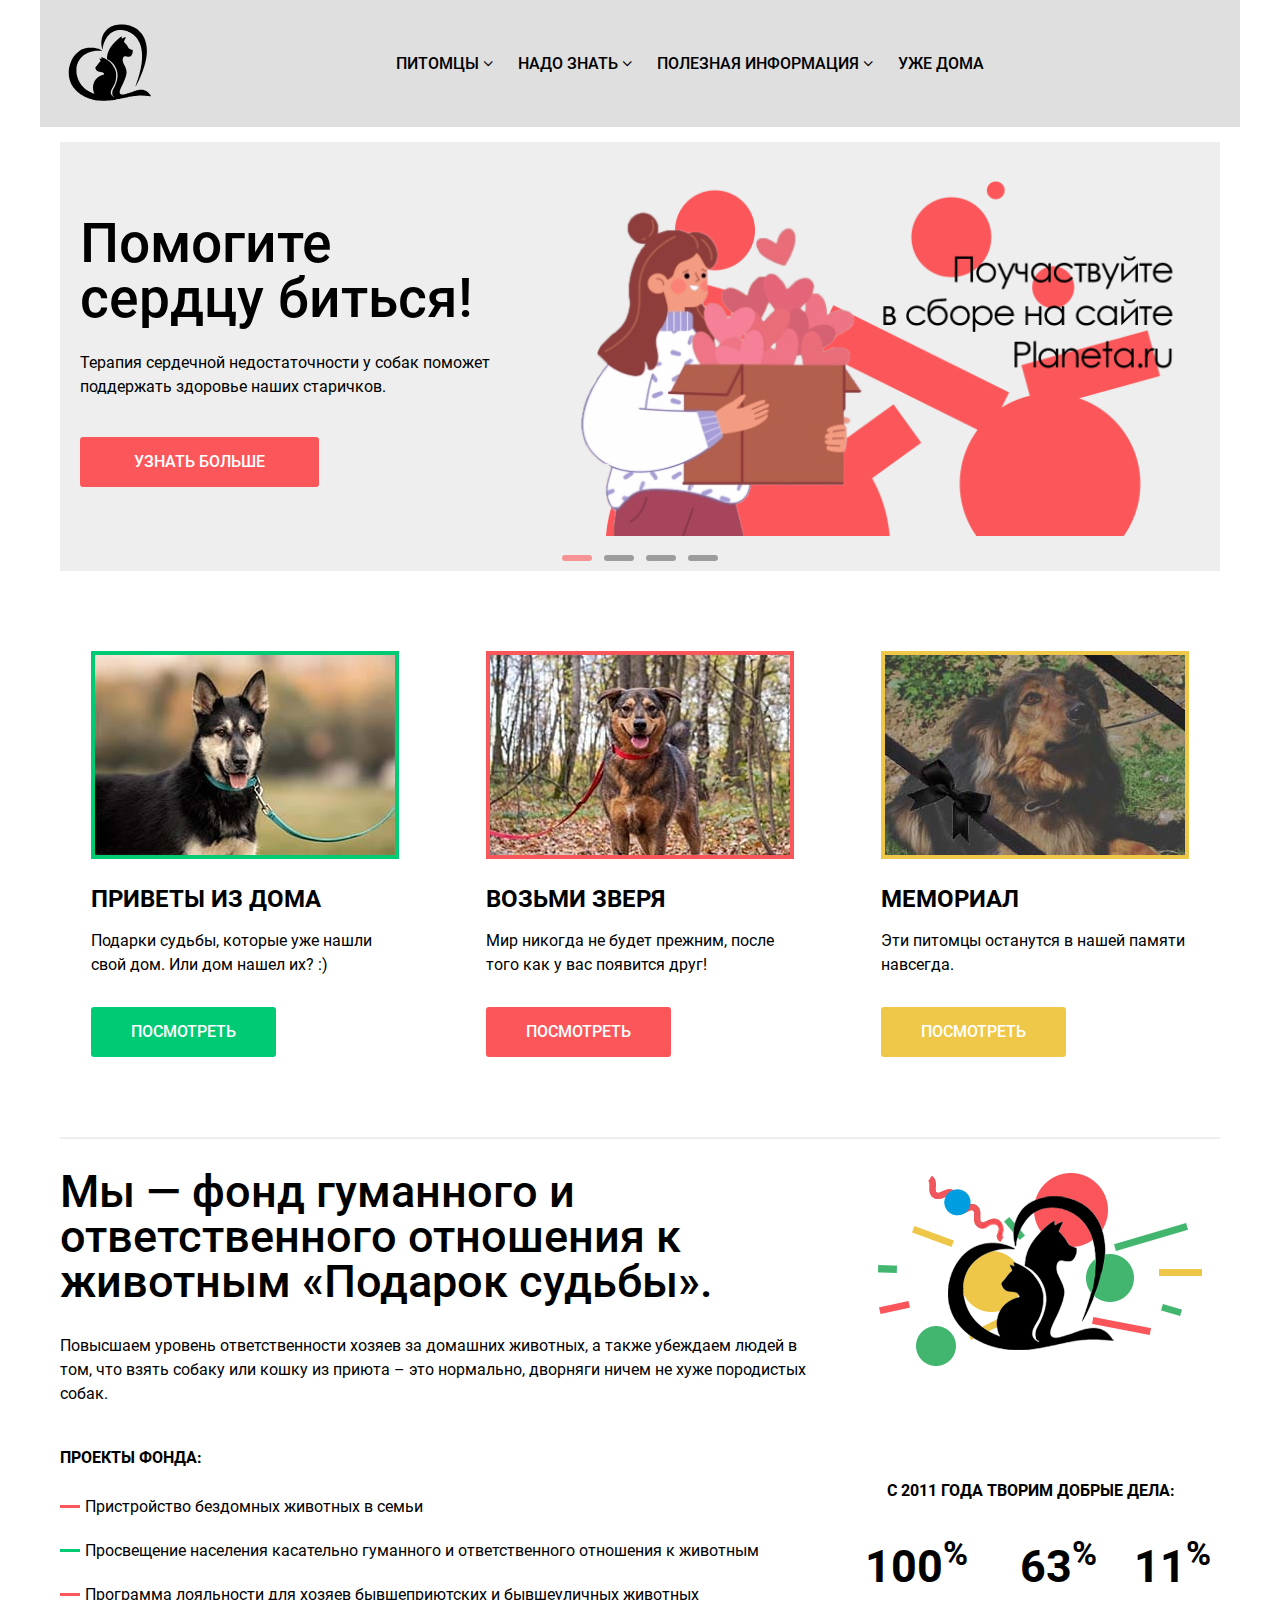
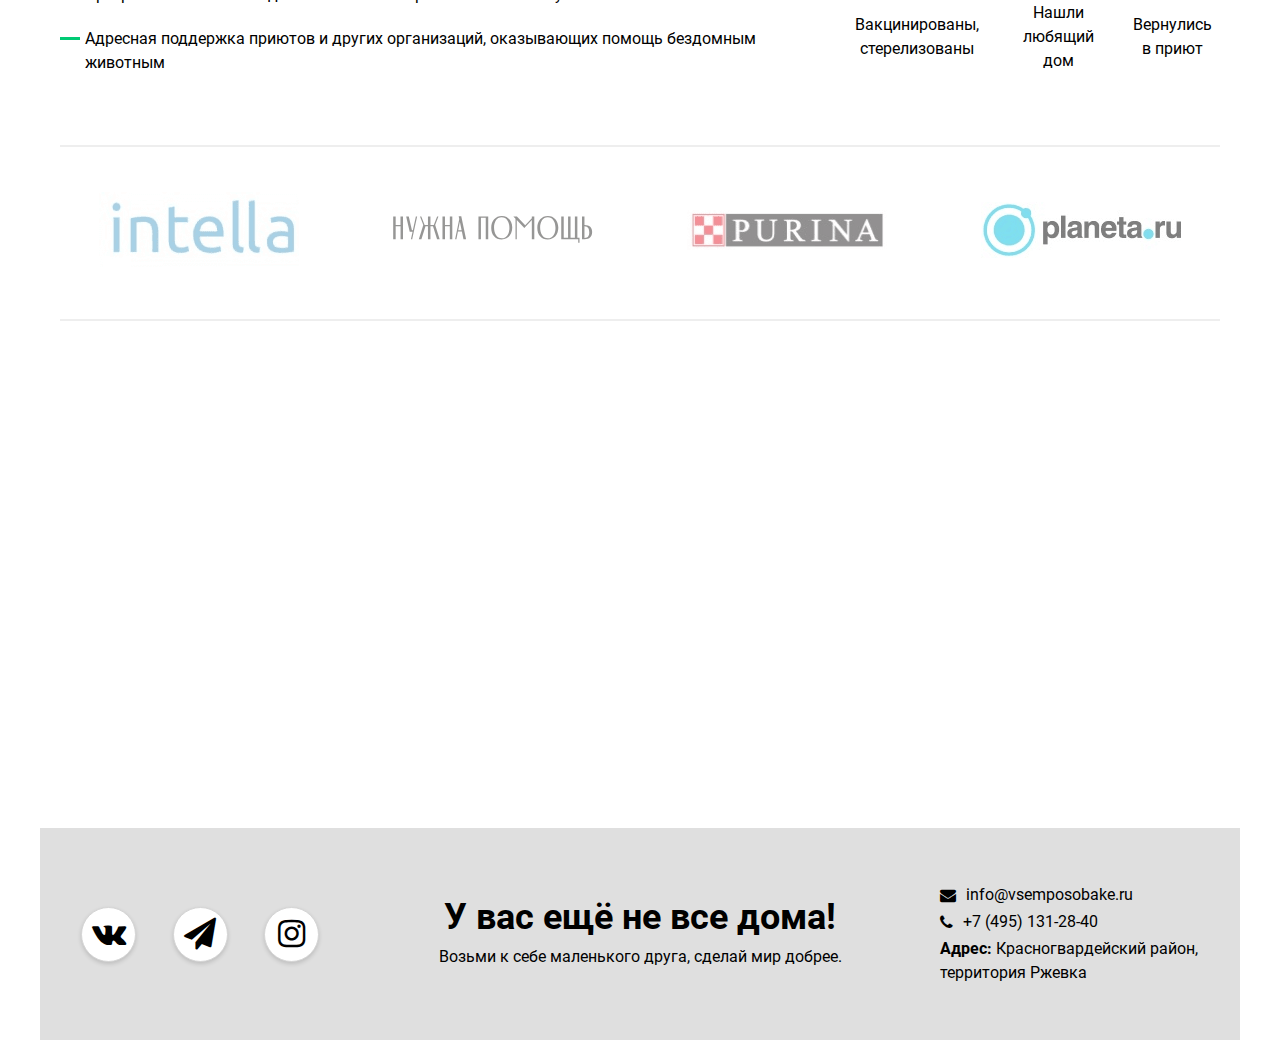
<file: index.html>
<!DOCTYPE html>
<html class="page" lang="ru">

<head>
  <meta charset="utf-8">
  <title>Подарок судьбы</title>
  <meta name="viewport" content="width=device-width, initial-scale=1">
  <link href="https://fonts.googleapis.com/css2?family=Roboto:wght@400;500;700&display=swap" rel="stylesheet">
  <link href="css/normalize.css" rel="stylesheet">
  <link href="css/style.css" rel="stylesheet">
  <link rel="icon" href="favicon.ico">
  <link rel="icon" href="img/favicons/icon.svg" type="image/svg+xml">
  <link rel="apple-touch-icon" href="img/favicons/180.png">
  <link rel="manifest" href="manifest.webmanifest">
  <link rel="stylesheet" href="https://maxcdn.bootstrapcdn.com/font-awesome/4.7.0/css/font-awesome.min.css">
  <link rel="stylesheet" href="https://cdn.jsdelivr.net/npm/swiper@9/swiper-bundle.min.css" />
</head>

<body class="page-body">
  <div class="container">
    <header class="main-header">
      <nav class="main-navigation">
        <div class="main-navigation-wrapper">
          <a class="main-header-logo">
            <img src="img/favicons/icon.svg" width="100" height="100" alt="Логотип">
          </a>
          <div class="menu-burger">
            <h3>Меню</h3>
            <i class="fa fa-paw fa-2x"></i>
          </div>
          <ul class="site-navigation clear-list">
            <li><a href="#">Питомцы <i class="fa fa-angle-down"></i></a>
              <ul class="submenu clear-list">
                <li><a href="dog-gallery.html">Собаки</a></li>
                <li><a href="cat-gallery.html">Кошки</a></li>
                <li><a href="memory-gallery.html">Мемориал</a></li>
              </ul>
            </li>
            <li><a href="#">Надо знать <i class="fa fa-angle-down"></i></a>
              <ul class="submenu clear-list">
                <li><a href="if-you-find.html">Если вы нашли собаку/кошку</a></li>
                <li><a href="how-to-find.html">Как найти семью бездомному животному</a></li>
                <li><a href="how-to-take.html">Как взять собаку или кошку из приюта</a></li>
                <li><a href="to-become-volunteer.html">Как стать волонтером в приюте</a></li>
              </ul>
            </li>
            </li>
            <li><a href="#">Полезная информация <i class="fa fa-angle-down"></i></a>
              <ul class="submenu clear-list">
                <li><a target="_blank" href="docs/Pamyatka_sobaki.pdf">Памятка владельцу собаки из приюта</a>
                </li>
                <li><a target="_blank" href="docs/Pamyatka_koshki.pdf">Памятка владельцу кошки из приюта</a>
                </li>
              </ul>
            </li>
            <li><a target="_blank" href="https://vk.com/album-33080010_148656665?rev=1">Уже дома</a></li>
          </ul>
        </div>
      </nav>
    </header>

    <main>
      <div class="slider">
        <div class="slides">
          <input type="radio" name="r" id="r1" checked>
          <input type="radio" name="r" id="r2">
          <input type="radio" name="r" id="r3">
          <input type="radio" name="r" id="r4">
          <div class="slide s1">
            <div class="slider-text-block">
              <p>Помогите сердцу биться!</p>
              <p>Терапия сердечной недостаточности у собак поможет поддержать здоровье наших старичков.</p>
              <a target="_blank" href="https://planeta.ru/campaigns/193663" class="slider-button button">Узнать
                больше</a>
            </div>
            <img src="img/sliders/slide1.png" alt="Поучаствуйте в сборе на сайте">
          </div>
          <div class="slide s2">
            <div>
              <p>Помогайте по любому случаю!</p>
              <p>Создайте сбор средств в пользу питомцев приюта и вдохновите других на помощь!</p>
              <a target="_blank" href="https://sluchaem.ru/" class="slider-button button">Узнать больше</a>
            </div>
            <img src="img/sliders/slide2.png" alt="Поучаствуйте в сборе на портале">
          </div>
          <div class="slide s3">
            <div>
              <p>Магазин "БлагоДаря"</p>
              <p>Принесите вещи в дар или купите что-то в магазине "БлагоДаря". Средства от продаж идут на помощь
                питомцам приюта.</p>
              <a target="_blank" href="https://blago-darya.ru/" class="slider-button button">Узнать больше</a>
            </div>
            <img src="img/sliders/slide3.png" alt="Посетите магазин БлагоДаря">
          </div>
          <div class="slide s4">
            <div>
              <p>Акция «Рубль в день»</p>
              <p>Благотворительная акция позволяет оформить небольшое ежемесячное пожертвование в пользу приюта.</p>
              <a target="_blank" href="https://donate.priut.ru/рубль-в-день/" class="slider-button button">Узнать
                больше</a>
            </div>
            <img src="img/sliders/slide4.png" alt="Акция Рубль в день">
          </div>
          <div class="slider-navigation">
            <label for="r1" class="bar"></label>
            <label for="r2" class="bar"></label>
            <label for="r3" class="bar"></label>
            <label for="r4" class="bar"></label>
          </div>
        </div>
      </div>

      <section class="info-pets">
        <h2>О питомцах</h2>
        <ul class="pets-list clear-list">
          <li class="pets-item">
            <h3>Приветы из дома</h3>
            <p>Подарки судьбы, которые уже нашли свой дом. Или дом нашел их? :)</p>
            <img src="img/pets/infond.jpg" alt="Ждущий пёсик">
            <a target="_blank" href="https://vk.com/album-33080010_148656665?rev=1"
              class="button pets-button pets-button-infond">Посмотреть</a>
          </li>
          <li class="pets-item">
            <h3>Возьми зверя</h3>
            <p>Мир никогда не будет прежним, после того как у вас появится друг!</p>
            <img src="img/pets/home.jpg" alt="Счастливый пёс">
            <a href="dog-gallery.html" class="button pets-button">Посмотреть</a>
          </li>
          <li class="pets-item">
            <h3>Мемориал</h3>
            <p>Эти питомцы останутся в нашей памяти навсегда.</p>
            <img src="img/pets/memor.jpg" alt="В памяти">
            <a href="memory-gallery.html" class="button pets-button pets-button-memor">Посмотреть</a>
          </li>
        </ul>
      </section>

      <div class="part-about">
        <section class="about-fond">
          <h2>Миссия и проекты фонда</h2>
          <p class="fond-slogan">Мы — фонд гуманного и ответственного отношения к животным «Подарок судьбы».</p>
          <p class="fond-description">Повысшаем уровень ответственности хозяев за домашних животных, а также убеждаем
            людей в том, что взять собаку или кошку из
            приюта – это нормально, дворняги ничем не хуже породистых собак.</p>
          <p class="plan-header">Проекты фонда:</p>
          <ul class="plan-list clear-list">
            <li class="plan-item">Пристройство бездомных животных в семьи</li>
            <li class="plan-item">Просвещение населения касательно гуманного и ответственного отношения к животным
            </li>
            <li class="plan-item">Программа лояльности для хозяев бывшеприютских и бывшеуличных животных</li>
            <li class="plan-item">Адресная поддержка приютов и других организаций, оказывающих помощь бездомным
              животным
            </li>
          </ul>
        </section>
        <section class="statistics">
          <h2>Статистика</h2>
          <img src="img/fond-illustration.png" alt="Иллюстрация к логотипу">
          <table class="statistics-content">
            <caption>с 2011 года творим добрые дела:</caption>
            <tr>
              <th>100<sup>%</sup></th>
              <th>63<sup>%</sup></th>
              <th>11<sup>%</sup></th>
            </tr>
            <tr>
              <td>Вакцинированы, стерелизованы</td>
              <td>Нашли любящий дом</td>
              <td>Вернулись в приют</td>
            </tr>
          </table>
        </section>
      </div>

      <section class="partners">
        <h2>Наши партнёры</h2>
        <ul class="partner-list clear-list">
          <li class="partner-list-item">
            <a href="https://intella.it/" target="_blank">
              <img src="img/partners/intella.png" width="200" height="75" alt="Логотип Шntella">
            </a>
          </li>
          <li class="partner-list-item">
            <a href="https://nuzhnapomosh.ru/about/?utm_source=mail&utm_medium=regular&utm_campaign=20-12-15_365-nko"
              target="_blank">
              <img src="img/partners/help.svg" width="200" height="27" alt="Логотип Нужна помощь">
            </a>
          </li>
          <li class="partner-list-item">
            <a href="https://www.purina.ru/" target="_blank">
              <img src="img/partners/purina.png" width="200" height="40" alt="Логотип Purina">
            </a>
          </li>
          <li class="partner-list-item">
            <a href="https://planeta.ru/" target="_blank">
              <img src="img/partners/planeta.png" width="200" height="56" alt="Логотип Planeta">
            </a>
          </li>
        </ul>
      </section>

      <section class="map">
        <h2>Как нас найти</h2>
        <iframe class="map-big"
          src="https://yandex.ru/map-widget/v1/?um=constructor%3A135415bb4ee23cd2d4dda73ddff527eef8370015ff694a7374b27b80188bca5a&amp;source=constructor"
          width="100%" height="400" frameborder="0"></iframe>
        <iframe class="map-middle"
          src="https://yandex.ru/map-widget/v1/?um=constructor%3A135415bb4ee23cd2d4dda73ddff527eef8370015ff694a7374b27b80188bca5a&amp;source=constructor"
          width="100%" height="300" frameborder="0"></iframe>
        <iframe class="map-little"
          src="https://yandex.ru/map-widget/v1/?um=constructor%3A135415bb4ee23cd2d4dda73ddff527eef8370015ff694a7374b27b80188bca5a&amp;source=constructor"
          width="100%" height="240" frameborder="0"></iframe>
      </section>
    </main>

    <footer class="main-footer">
      <div class=" footer-columns">
        <section class="footer-socials">
          <h2>Соц сети</h2>
          <ul class="social-list clear-list">
            <li>
              <div class="social vk">
                <a href="https://vk.com/vsemposobake" target="_blank"><i class="fa fa-vk fa-2x"></i></a>
              </div>
            </li>
            <li>
              <div class="social telegram">
                <a href="https://t.me/vsemposobake" target="_blank"><i class="fa fa-paper-plane fa-2x"></i></a>
              </div>
            </li>
            <li>
              <div class="social instagram">
                <a href="http://instagram.com/vsemposobake" target="_blank"><i class="fa fa-instagram fa-2x"></i></a>
              </div>
            </li>
          </ul>
        </section>
        <section class="slogan">
          <p class="social-slogan">У вас ещё не все дома!</p>
          <p>Возьми к себе маленького друга, сделай мир добрее.</p>
        </section>
        <section class="contacts">
          <h2>Контакты</h2>
          <div class="contacts-list">
            <div class="contacts-text-row">
              <i class="fa fa-envelope contacts-icon"></i>
              <a class="contacts-link" href="mailto:info@vsemposobake.ru">info@vsemposobake.ru</a>
            </div>
            <div class="contacts-text-row">
              <i class="fa fa-phone contacts-icon"></i>
              <a class="contacts-link" href="tel:+74951312840">+7 (495) 131-28-40</a>
            </div>
            <p><b>Адрес:</b> Красногвардейский район, территория Ржевка</p>
          </div>
        </section>
      </div>
    </footer>
  </div>
  <script src="main.js"></script>
</body>

</html>
</file>
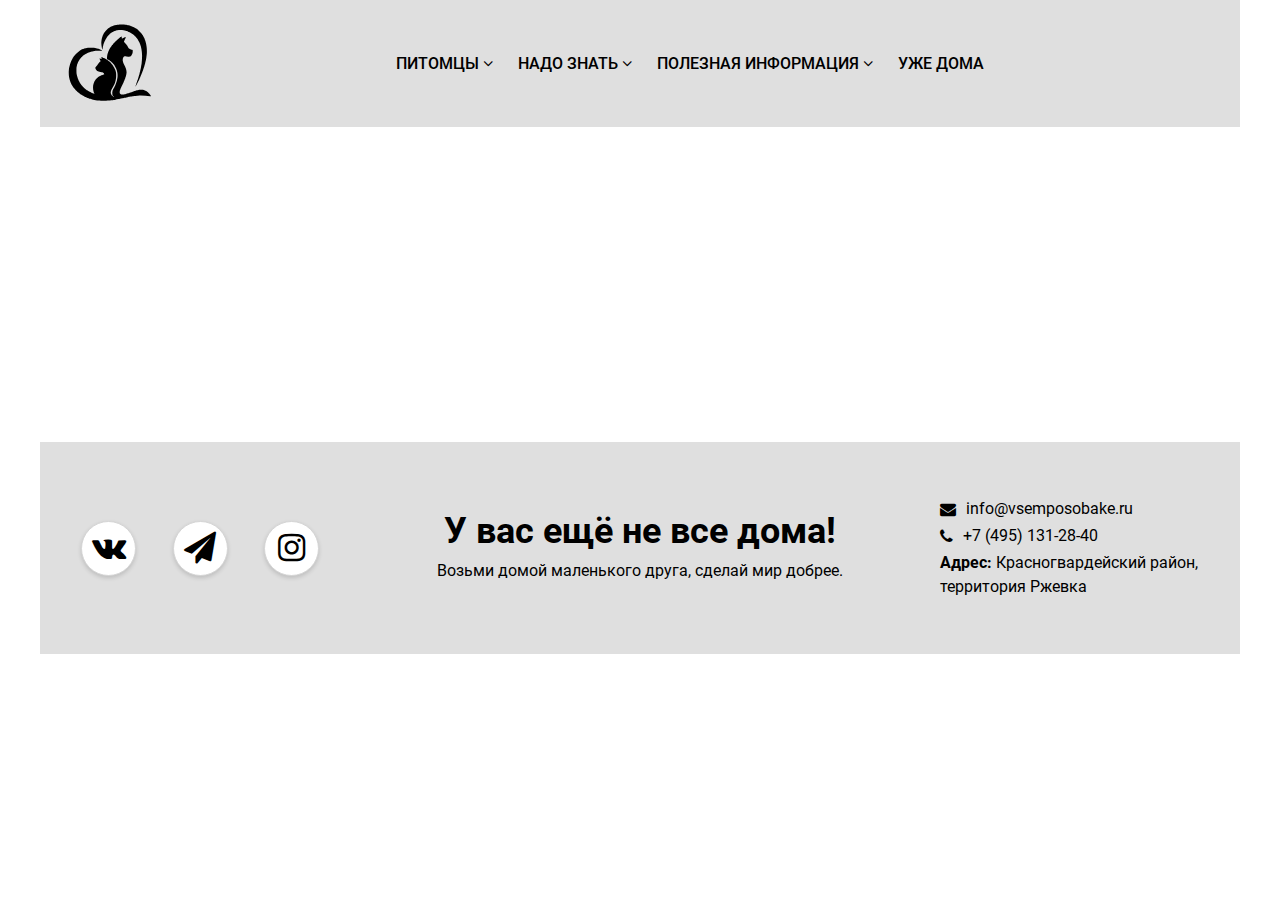
<file: blank.html>
<!DOCTYPE html>
<html class="page" lang="ru">

<head>
  <meta charset="utf-8">
  <title>Подарок судьбы</title>
  <meta name="viewport" content="width=device-width, initial-scale=1">
  <link href="https://fonts.googleapis.com/css2?family=Roboto:wght@400;500;700&display=swap" rel="stylesheet">
  <link href="css/normalize.css" rel="stylesheet">
  <link href="css/style.css" rel="stylesheet">
  <link rel="icon" href="favicon.ico">
  <link rel="icon" href="img/favicons/icon.svg" type="image/svg+xml">
  <link rel="apple-touch-icon" href="img/favicons/180.png">
  <link rel="manifest" href="manifest.webmanifest">
  <link rel="stylesheet" href="https://maxcdn.bootstrapcdn.com/font-awesome/4.7.0/css/font-awesome.min.css">
</head>

<body class="page-body">
  <div class="container">
    <header class="main-header">
      <nav class="main-navigation">
        <div class="main-navigation-wrapper">
          <a href="index.html" class="main-header-logo">
            <img src="img/favicons/icon.svg" width="100" height="100" alt="Логотип">
          </a>
          <div class="menu-burger">
            <h3>Меню</h3>
            <i class="fa fa-paw fa-2x"></i>
          </div>
          <ul class="site-navigation clear-list">
            <li><a href="#">Питомцы <i class="fa fa-angle-down"></i></a>
              <ul class="submenu clear-list">
                <li><a href="dog-gallery.html">Собаки</a></li>
                <li><a href="cat-gallery.html">Кошки</a></li>
                <li><a href="memory-gallery.html">Мемориал</a></li>
              </ul>
            </li>
            <li><a href="#">Надо знать <i class="fa fa-angle-down"></i></a>
              <ul class="submenu clear-list">
                <li><a href="if-you-find.html">Если вы нашли собаку/кошку</a></li>
                <li><a href="how-to-find.html">Как найти семью бездомному животному</a></li>
                <li><a href="how-to-take.html">Как взять собаку или кошку из приюта</a></li>
                <li><a href="to-become-volunteer.html">Как стать волонтером в приюте</a></li>
              </ul>
            </li>
            </li>
            <li><a href="#">Полезная информация <i class="fa fa-angle-down"></i></a>
              <ul class="submenu clear-list">
                <li><a target="_blank" href="docs/Pamyatka_sobaki.pdf">Памятка владельцу собаки из приюта</a>
                </li>
                <li><a target="_blank" href="docs/Pamyatka_koshki.pdf">Памятка владельцу кошки из приюта</a>
                </li>
              </ul>
            </li>
            <li><a target="_blank" href="https://vk.com/album-33080010_148656665?rev=1">Уже дома</a></li>
          </ul>
        </div>
      </nav>
    </header>

    <main style="height: 300px;">

    </main>

    <footer class="main-footer">
      <div class=" footer-columns">
        <section class="footer-socials">
          <h2>Соц сети</h2>
          <ul class="social-list clear-list">
            <li>
              <div class="social vk">
                <a href="https://vk.com/vsemposobake" target="_blank"><i class="fa fa-vk fa-2x"></i></a>
              </div>
            </li>
            <li>
              <div class="social telegram">
                <a href="https://t.me/vsemposobake" target="_blank"><i class="fa fa-paper-plane fa-2x"></i></a>
              </div>
            </li>
            <li>
              <div class="social instagram">
                <a href="http://instagram.com/vsemposobake" target="_blank"><i class="fa fa-instagram fa-2x"></i></a>
              </div>
            </li>
          </ul>
        </section>
        <section class="slogan">
          <p class="social-slogan">У вас ещё не все дома!</p>
          <p>Возьми домой маленького друга, сделай мир добрее.</p>
        </section>
        <section class="contacts">
          <h2>Контакты</h2>
          <div class="contacts-list">
            <div class="contacts-text-row">
              <i class="fa fa-envelope contacts-icon"></i>
              <a class="contacts-link" href="mailto:info@vsemposobake.ru">info@vsemposobake.ru</a>
            </div>
            <div class="contacts-text-row">
              <i class="fa fa-phone contacts-icon"></i>
              <a class="contacts-link" href="tel:+74951312840">+7 (495) 131-28-40</a>
            </div>
            <p><b>Адрес:</b> Красногвардейский район, территория Ржевка</p>
          </div>
        </section>
      </div>
    </footer>
  </div>
  <script src="main.js"></script>
</body>

</html>
</file>
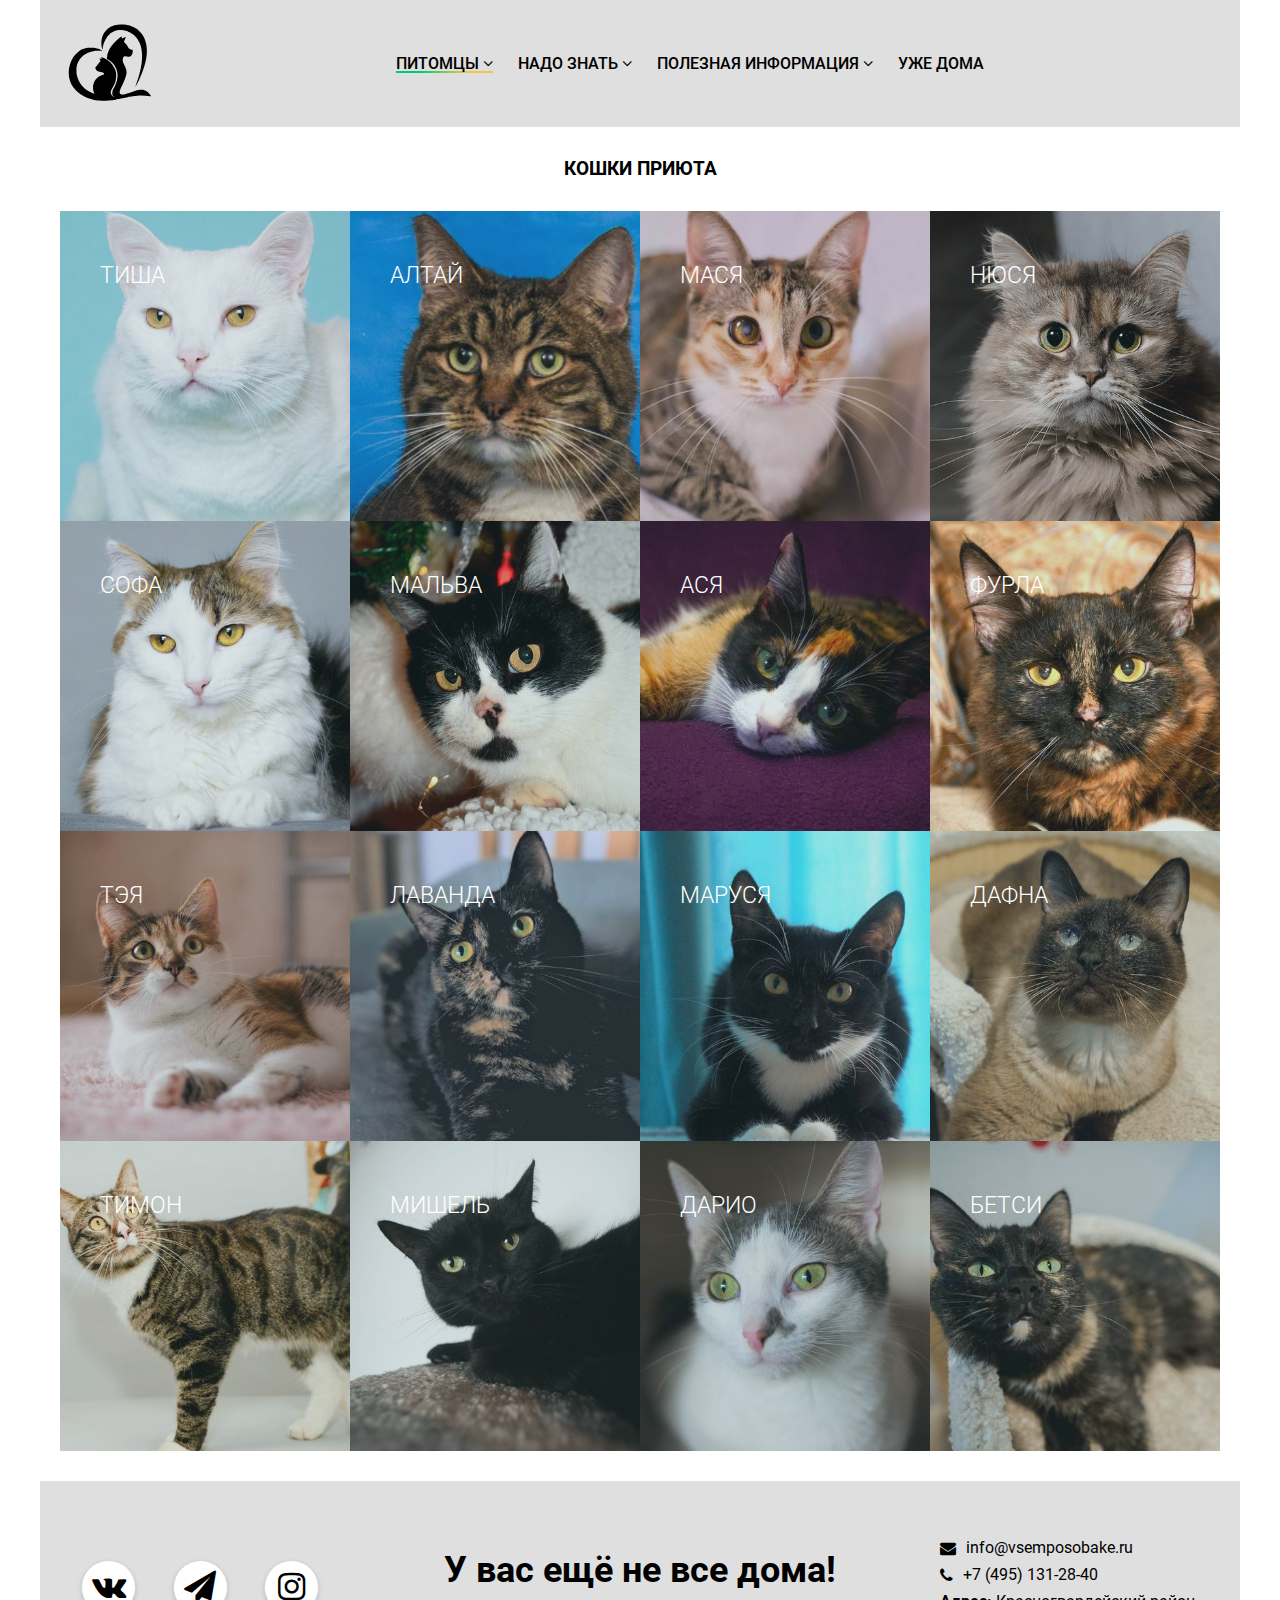
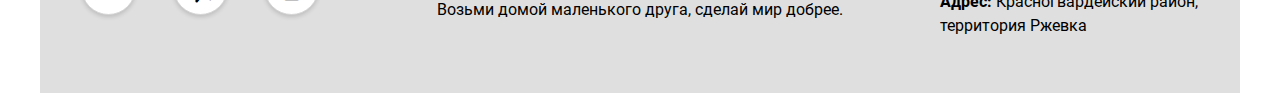
<file: cat-gallery.html>
<!DOCTYPE html>
<html class="page" lang="ru">

<head>
  <meta charset="utf-8">
  <title>Подарок судьбы</title>
  <meta name="viewport" content="width=device-width, initial-scale=1">
  <link href="https://fonts.googleapis.com/css2?family=Roboto:wght@400;500;700&display=swap" rel="stylesheet">
  <link href="css/normalize.css" rel="stylesheet">
  <link href="css/style.css" rel="stylesheet">
  <link rel="icon" href="favicon.ico">
  <link rel="icon" href="img/favicons/icon.svg" type="image/svg+xml">
  <link rel="apple-touch-icon" href="img/favicons/180.png">
  <link rel="manifest" href="manifest.webmanifest">
  <link rel="stylesheet" href="https://maxcdn.bootstrapcdn.com/font-awesome/4.7.0/css/font-awesome.min.css">
</head>

<body class="page-body">
  <div class="container">
    <header class="main-header">
      <nav class="main-navigation">
        <div class="main-navigation-wrapper">
          <a href="index.html" class="main-header-logo">
            <img src="img/favicons/icon.svg" width="100" height="100" alt="Логотип">
          </a>
          <div class="menu-burger">
            <h3>Меню</h3>
            <i class="fa fa-paw fa-2x"></i>
          </div>
          <ul class="site-navigation clear-list">
            <li><a href="#" class="active">Питомцы <i class="fa fa-angle-down"></i></a>
              <ul class="submenu clear-list">
                <li><a href="dog-gallery.html">Собаки</a></li>
                <li><a href="cat-gallery.html" class="active">Кошки</a></li>
                <li><a href="memory-gallery.html">Мемориал</a></li>
              </ul>
            </li>
            <li><a href="#">Надо знать <i class="fa fa-angle-down"></i></a>
              <ul class="submenu clear-list">
                <li><a href="if-you-find.html">Если вы нашли собаку/кошку</a></li>
                <li><a href="how-to-find.html">Как найти семью бездомному животному</a></li>
                <li><a href="how-to-take.html">Как взять собаку или кошку из приюта</a></li>
                <li><a href="to-become-volunteer.html">Как стать волонтером в приюте</a></li>
              </ul>
            </li>
            </li>
            <li><a href="#">Полезная информация <i class="fa fa-angle-down"></i></a>
              <ul class="submenu clear-list">
                <li><a target="_blank" href="docs/Pamyatka_sobaki.pdf">Памятка владельцу собаки из приюта</a>
                </li>
                <li><a target="_blank" href="docs/Pamyatka_koshki.pdf">Памятка владельцу кошки из приюта</a>
                </li>
              </ul>
            </li>
            <li><a target="_blank" href="https://vk.com/album-33080010_148656665?rev=1">Уже дома</a></li>
          </ul>
        </div>
      </nav>
    </header>

    <main>
      <div class="gallery">
        <h3>Кошки приюта</h3>
        <div class="animal-gallery">
          <div class="animal-card">
            <figure>
              <img src="img/cat-gallery/tisha.jpg" alt="Котик" />
              <figcaption>
                <h3>Тиша</h3>
                <p><b>Возраст:</b> 2 года</p>
                <p><b>Характер:</b> спокойный, общительный и социальный</p>
              </figcaption>
            </figure>
          </div>
          <div class="animal-card">
            <figure>
              <img src="img/cat-gallery/altai.jpg" alt="Котик" />
              <figcaption>
                <h3>Алтай</h3>
                <p><b>Возраст:</b> 2 года</p>
                <p><b>Характер:</b> обладает крепкой психикой, быстро адаптируется</p>
              </figcaption>
            </figure>
          </div>
          <div class="animal-card">
            <figure>
              <img src="img/cat-gallery/masia.jpg" alt="Котик" />
              <figcaption>
                <h3>Мася</h3>
                <p><b>Возраст:</b> 5 лет</p>
                <p><b>Характер:</b> общительная и социальная</p>
              </figcaption>
            </figure>
          </div>
          <div class="animal-card">
            <figure>
              <img src="img/cat-gallery/nusia.jpg" alt="Котик" />
              <figcaption>
                <h3>Нюся</h3>
                <p><b>Возраст:</b> 1 год</p>
                <p><b>Характер:</b> cпокойная, не переносит резких звуков</p>
              </figcaption>
            </figure>
          </div>
          <div class="animal-card">
            <figure>
              <img src="img/cat-gallery/sofa.jpg" alt="Котик" />
              <figcaption>
                <h3>Софа</h3>
                <p><b>Возраст:</b> 1 год</p>
                <p><b>Характер:</b> пуглива, тяжело переносит изменения</p>
              </figcaption>
            </figure>
          </div>
          <div class="animal-card">
            <figure>
              <img src="img/cat-gallery/malva.jpg" alt="Котик" />
              <figcaption>
                <h3>Мальва</h3>
                <p><b>Возраст:</b> 2 года</p>
                <p><b>Характер:</b> пуглива, не переносит резких звуков</p>
              </figcaption>
            </figure>
          </div>
          <div class="animal-card">
            <figure>
              <img src="img/cat-gallery/asia.jpg" alt="Котик" />
              <figcaption>
                <h3>Ася</h3>
                <p><b>Возраст:</b> 1 год</p>
                <p><b>Характер:</b> обладает крепкой психикой, быстро адаптируется</p>
              </figcaption>
            </figure>
          </div>
          <div class="animal-card">
            <figure>
              <img src="img/cat-gallery/furla.jpg" alt="Котик" />
              <figcaption>
                <h3>Фурла</h3>
                <p><b>Возраст:</b> 1,5 года</p>
                <p><b>Характер:</b> спокойная, ценит сон и уединение</p>
              </figcaption>
            </figure>
          </div>
          <div class="animal-card">
            <figure>
              <img src="img/cat-gallery/teia.jpg" alt="Котик" />
              <figcaption>
                <h3>Тэя</h3>
                <p><b>Возраст:</b> 2 года</p>
                <p><b>Характер:</b> активная, энергичная</p>
              </figcaption>
            </figure>
          </div>
          <div class="animal-card">
            <figure>
              <img src="img/cat-gallery/lavanda.jpg" alt="Котик" />
              <figcaption>
                <h3>Лаванда</h3>
                <p><b>Возраст:</b> 4 года</p>
                <p><b>Характер:</b> спокойная, быстро адаптируется к изменениям</p>
              </figcaption>
            </figure>
          </div>
          <div class="animal-card">
            <figure>
              <img src="img/cat-gallery/marusia.jpg" alt="Котик" />
              <figcaption>
                <h3>Маруся</h3>
                <p><b>Возраст:</b> 10 месяцев</p>
                <p><b>Характер:</b> энергичная, быстро адаптируется</p>
              </figcaption>
            </figure>
          </div>
          <div class="animal-card">
            <figure>
              <img src="img/cat-gallery/dafna.jpg" alt="Котик" />
              <figcaption>
                <h3>Дафна</h3>
                <p><b>Возраст:</b> 5 лет</p>
                <p><b>Характер:</b> спокойная, ценит сон и уединение, общительная</p>
              </figcaption>
            </figure>
          </div>
          <div class="animal-card">
            <figure>
              <img src="img/cat-gallery/timon.jpg" alt="Котик" />
              <figcaption>
                <h3>Тимон</h3>
                <p><b>Возраст:</b> 1 год</p>
                <p><b>Характер:</b> общительный, активный, социальный</p>
              </figcaption>
            </figure>
          </div>
          <div class="animal-card">
            <figure>
              <img src="img/cat-gallery/mishel.jpg" alt="Котик" />
              <figcaption>
                <h3>Мишель</h3>
                <p><b>Возраст:</b> 5 лет</p>
                <p><b>Характер:</b> спокойная, общительная</p>
              </figcaption>
            </figure>
          </div>
          <div class="animal-card">
            <figure>
              <img src="img/cat-gallery/dario.jpg" alt="Котик" />
              <figcaption>
                <h3>Дарио</h3>
                <p><b>Возраст:</b> 1 год</p>
                <p><b>Характер:</b> общительный, социальный, спокойный</p>
              </figcaption>
            </figure>
          </div>
          <div class="animal-card">
            <figure>
              <img src="img/cat-gallery/betsy.jpg" alt="Котик" />
              <figcaption>
                <h3>Бетси</h3>
                <p><b>Возраст:</b> 5 лет</p>
                <p><b>Характер:</b> спокойная, общительная и социальная</p>
              </figcaption>
            </figure>
          </div>
        </div>
    </main>

    <footer class="main-footer">
      <div class=" footer-columns">
        <section class="footer-socials">
          <h2>Соц сети</h2>
          <ul class="social-list clear-list">
            <li>
              <div class="social vk">
                <a href="https://vk.com/vsemposobake" target="_blank"><i class="fa fa-vk fa-2x"></i></a>
              </div>
            </li>
            <li>
              <div class="social telegram">
                <a href="https://t.me/vsemposobake" target="_blank"><i class="fa fa-paper-plane fa-2x"></i></a>
              </div>
            </li>
            <li>
              <div class="social instagram">
                <a href="http://instagram.com/vsemposobake" target="_blank"><i class="fa fa-instagram fa-2x"></i></a>
              </div>
            </li>
          </ul>
        </section>
        <section class="slogan">
          <p class="social-slogan">У вас ещё не все дома!</p>
          <p>Возьми домой маленького друга, сделай мир добрее.</p>
        </section>
        <section class="contacts">
          <h2>Контакты</h2>
          <div class="contacts-list">
            <div class="contacts-text-row">
              <i class="fa fa-envelope contacts-icon"></i>
              <a class="contacts-link" href="mailto:info@vsemposobake.ru">info@vsemposobake.ru</a>
            </div>
            <div class="contacts-text-row">
              <i class="fa fa-phone contacts-icon"></i>
              <a class="contacts-link" href="tel:+74951312840">+7 (495) 131-28-40</a>
            </div>
            <p><b>Адрес:</b> Красногвардейский район, территория Ржевка</p>
          </div>
        </section>
      </div>
    </footer>
  </div>
  <script src="main.js"></script>
</body>

</html>
</file>
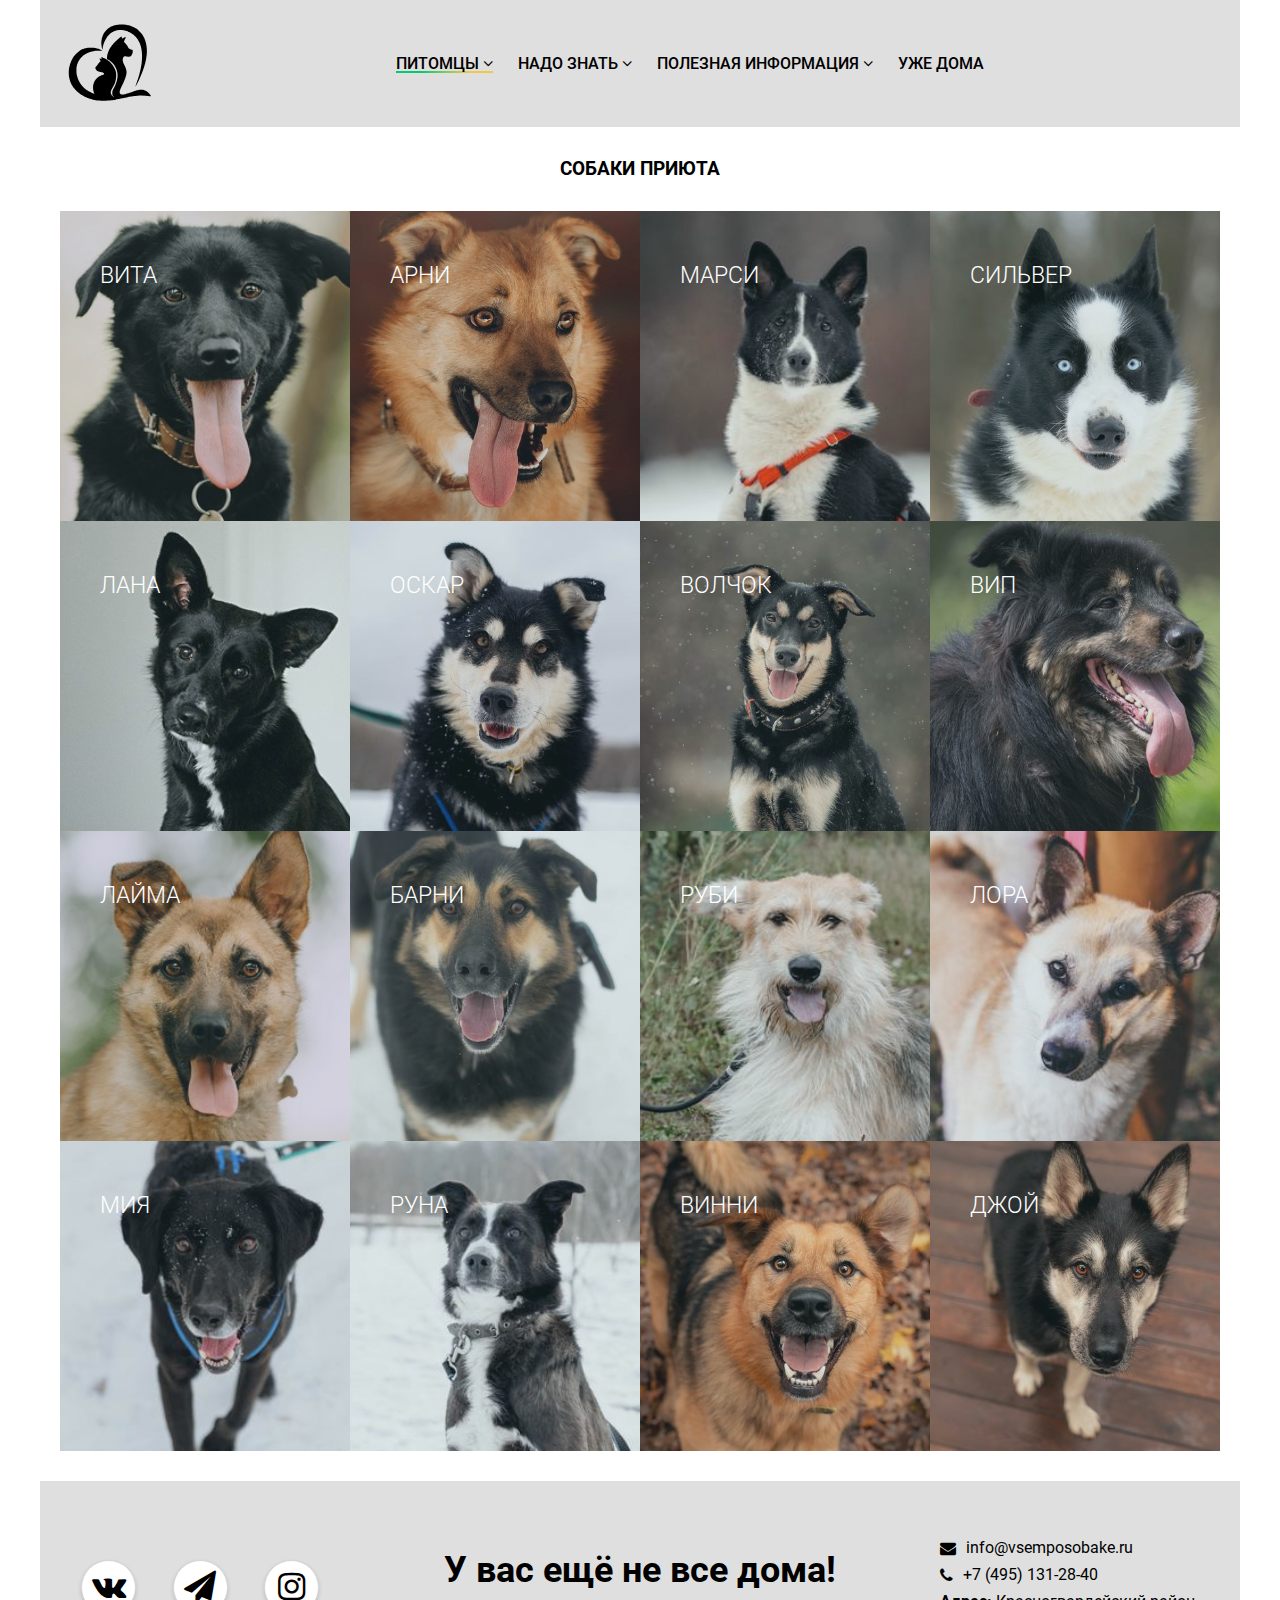
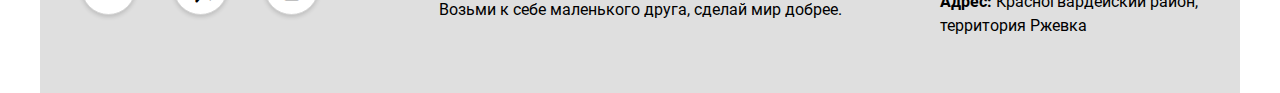
<file: dog-gallery.html>
<!DOCTYPE html>
<html class="page" lang="ru">

<head>
  <meta charset="utf-8">
  <title>Подарок судьбы</title>
  <meta name="viewport" content="width=device-width, initial-scale=1">
  <link href="https://fonts.googleapis.com/css2?family=Roboto:wght@400;500;700&display=swap" rel="stylesheet">
  <link href="css/normalize.css" rel="stylesheet">
  <link href="css/style.css" rel="stylesheet">
  <link rel="icon" href="favicon.ico">
  <link rel="icon" href="img/favicons/icon.svg" type="image/svg+xml">
  <link rel="apple-touch-icon" href="img/favicons/180.png">
  <link rel="manifest" href="manifest.webmanifest">
  <link rel="stylesheet" href="https://maxcdn.bootstrapcdn.com/font-awesome/4.7.0/css/font-awesome.min.css">
</head>

<body class="page-body">
  <div class="container">
    <header class="main-header">
      <nav class="main-navigation">
        <div class="main-navigation-wrapper">
          <a href="index.html" class="main-header-logo">
            <img src="img/favicons/icon.svg" width="100" height="100" alt="Логотип">
          </a>
          <div class="menu-burger">
            <h3>Меню</h3>
            <i class="fa fa-paw fa-2x"></i>
          </div>
          <ul class="site-navigation clear-list">
            <li><a href="#" class="active">Питомцы <i class="fa fa-angle-down"></i></a>
              <ul class="submenu clear-list">
                <li><a href="dog-gallery.html" class="active">Собаки</a></li>
                <li><a href="cat-gallery.html">Кошки</a></li>
                <li><a href="memory-gallery.html">Мемориал</a></li>
              </ul>
            </li>
            <li><a href="#">Надо знать <i class="fa fa-angle-down"></i></a>
              <ul class="submenu clear-list">
                <li><a href="if-you-find.html">Если вы нашли собаку/кошку</a></li>
                <li><a href="how-to-find.html">Как найти семью бездомному животному</a></li>
                <li><a href="how-to-take.html">Как взять собаку или кошку из приюта</a></li>
                <li><a href="to-become-volunteer.html">Как стать волонтером в приюте</a></li>
              </ul>
            </li>
            </li>
            <li><a href="#">Полезная информация <i class="fa fa-angle-down"></i></a>
              <ul class="submenu clear-list">
                <li><a target="_blank" href="docs/Pamyatka_sobaki.pdf">Памятка владельцу собаки из приюта</a>
                </li>
                <li><a target="_blank" href="docs/Pamyatka_koshki.pdf">Памятка владельцу кошки из приюта</a>
                </li>
              </ul>
            </li>
            <li><a target="_blank" href="https://vk.com/album-33080010_148656665?rev=1">Уже дома</a></li>
          </ul>
        </div>
      </nav>
    </header>

    <main>
      <div class="gallery">
        <h3>Собаки приюта</h3>
        <div class="animal-gallery">
          <div class="animal-card">
            <figure>
              <img src="img/dog-gallery/vita.jpg" alt="Собачка" />
              <figcaption>
                <h3>Вита</h3>
                <p><b>Возраст:</b> 4,5 года</p>
                <p><b>Характер:</b> холерик и экставерт</p>
                <p><b>Главный талант:</b> бесконечная хвоствелючесть</p>
              </figcaption>
            </figure>
          </div>
          <div class="animal-card">
            <figure>
              <img src="img/dog-gallery/arny.jpg" alt="Собачка" />
              <figcaption>
                <h3>Арни</h3>
                <p><b>Возраст:</b> 5,5 лет</p>
                <p><b>Характер:</b> холерик и экставерт</p>
                <p><b>Главный талант:</b> щедрая душа</p>
              </figcaption>
            </figure>
          </div>
          <div class="animal-card">
            <figure>
              <img src="img/dog-gallery/marcy.jpg" alt="Собачка" />
              <figcaption>
                <h3>Марси</h3>
                <p><b>Возраст:</b> 1 год</p>
                <p><b>Характер:</b> сангвиник и экставерт</p>
                <p><b>Главный талант:</b> ураган эмоций</p>
              </figcaption>
            </figure>
          </div>
          <div class="animal-card">
            <figure>
              <img src="img/dog-gallery/silver.jpg" alt="Собачка" />
              <figcaption>
                <h3>Сильвер</h3>
                <p><b>Возраст:</b> 4 года</p>
                <p><b>Характер:</b> сангвиник и экставерт</p>
                <p><b>Главный талант:</b> смотрит в душу</p>
              </figcaption>
            </figure>
          </div>
          <div class="animal-card">
            <figure>
              <img src="img/dog-gallery/lana.jpg" alt="Собачка" />
              <figcaption>
                <h3>Лана</h3>
                <p><b>Возраст:</b> 6 лет</p>
                <p><b>Характер:</b> сангвиник и экставерт</p>
                <p><b>Главный талант:</b> спортивный комментатор</p>
              </figcaption>
            </figure>
          </div>
          <div class="animal-card">
            <figure>
              <img src="img/dog-gallery/oskar.jpg" alt="Собачка" />
              <figcaption>
                <h3>Оскар</h3>
                <p><b>Возраст:</b> 5 лет</p>
                <p><b>Характер:</b> холерик и экставерт</p>
                <p><b>Главный талант:</b> харизматичный парень</p>
              </figcaption>
            </figure>
          </div>
          <div class="animal-card">
            <figure>
              <img src="img/dog-gallery/volchok.jpg" alt="Собачка" />
              <figcaption>
                <h3>Волчок</h3>
                <p><b>Возраст:</b> 1 год</p>
                <p><b>Характер:</b> холерик и экставерт</p>
                <p><b>Главный талант:</b> выразительные брови</p>
              </figcaption>
            </figure>
          </div>
          <div class="animal-card">
            <figure>
              <img src="img/dog-gallery/vip.jpg" alt="Собачка" />
              <figcaption>
                <h3>Вип</h3>
                <p><b>Возраст:</b> 6 лет</p>
                <p><b>Характер:</b> холерик интроверт</p>
                <p><b>Главный талант:</b> видный и солидный</p>
              </figcaption>
            </figure>
          </div>
          <div class="animal-card">
            <figure>
              <img src="img/dog-gallery/laima.jpg" alt="Собачка" />
              <figcaption>
                <h3>Лайма</h3>
                <p><b>Возраст:</b> 4,5 года</p>
                <p><b>Характер:</b> сангвиник и экставерт</p>
                <p><b>Главный талант:</b> рыжая морковка</p>
              </figcaption>
            </figure>
          </div>
          <div class="animal-card">
            <figure>
              <img src="img/dog-gallery/barni.jpg" alt="Собачка" />
              <figcaption>
                <h3>Барни</h3>
                <p><b>Возраст:</b> 5 лет</p>
                <p><b>Характер:</b> сангвиник и экставерт</p>
                <p><b>Главный талант:</b> мохнатый пацифист</p>
              </figcaption>
            </figure>
          </div>
          <div class="animal-card">
            <figure>
              <img src="img/dog-gallery/rubi.jpg" alt="Собачка" />
              <figcaption>
                <h3>Руби</h3>
                <p><b>Возраст:</b> 2 года</p>
                <p><b>Характер:</b> холерик и амбиверт</p>
                <p><b>Главный талант:</b> лохматый электовеник</p>
              </figcaption>
            </figure>
          </div>
          <div class="animal-card">
            <figure>
              <img src="img/dog-gallery/lora.jpg" alt="Собачка" />
              <figcaption>
                <h3>Лора</h3>
                <p><b>Возраст:</b> 4,5 года</p>
                <p><b>Характер:</b> сангвиник и амбиверт</p>
                <p><b>Главный талант:</b> храброе сердце</p>
              </figcaption>
            </figure>
          </div>
          <div class="animal-card">
            <figure>
              <img src="img/dog-gallery/mia.jpg" alt="Собачка" />
              <figcaption>
                <h3>Мия</h3>
                <p><b>Возраст:</b> 2 года</p>
                <p><b>Характер:</b> холерик и экставерт</p>
                <p><b>Главный талант:</b> королева красоты</p>
              </figcaption>
            </figure>
          </div>
          <div class="animal-card">
            <figure>
              <img src="img/dog-gallery/runa.jpg" alt="Собачка" />
              <figcaption>
                <h3>Руна</h3>
                <p><b>Возраст:</b> 6 лет</p>
                <p><b>Характер:</b> холерик и амбиверт</p>
                <p><b>Главный талант:</b> сеньорита егоза</p>
              </figcaption>
            </figure>
          </div>

          <div class="animal-card">
            <figure>
              <img src="img/dog-gallery/vinni.jpg" alt="Собачка" />
              <figcaption>
                <h3>Винни</h3>
                <p><b>Возраст:</b> 2 года</p>
                <p><b>Характер:</b> сангвиник и амбиверт</p>
                <p><b>Главный талант:</b> душа нараспашку</p>
              </figcaption>
            </figure>
          </div>
          <div class="animal-card">
            <figure>
              <img src="img/dog-gallery/joi.jpg" alt="Собачка" />
              <figcaption>
                <h3>Джой</h3>
                <p><b>Возраст:</b> 1,5 года</p>
                <p><b>Характер:</b> сангвиник и амбиверт</p>
                <p><b>Главный талант:</b> железное спокойствие</p>
              </figcaption>
            </figure>
          </div>
        </div>
      </div>
    </main>

    <footer class="main-footer">
      <div class=" footer-columns">
        <section class="footer-socials">
          <h2>Соц сети</h2>
          <ul class="social-list clear-list">
            <li>
              <div class="social vk">
                <a href="https://vk.com/vsemposobake" target="_blank"><i class="fa fa-vk fa-2x"></i></a>
              </div>
            </li>
            <li>
              <div class="social telegram">
                <a href="https://t.me/vsemposobake" target="_blank"><i class="fa fa-paper-plane fa-2x"></i></a>
              </div>
            </li>
            <li>
              <div class="social instagram">
                <a href="http://instagram.com/vsemposobake" target="_blank"><i class="fa fa-instagram fa-2x"></i></a>
              </div>
            </li>
          </ul>
        </section>
        <section class="slogan">
          <p class="social-slogan">У вас ещё не все дома!</p>
          <p>Возьми к себе маленького друга, сделай мир добрее.</p>
        </section>
        <section class="contacts">
          <h2>Контакты</h2>
          <div class="contacts-list">
            <div class="contacts-text-row">
              <i class="fa fa-envelope contacts-icon"></i>
              <a class="contacts-link" href="mailto:info@vsemposobake.ru">info@vsemposobake.ru</a>
            </div>
            <div class="contacts-text-row">
              <i class="fa fa-phone contacts-icon"></i>
              <a class="contacts-link" href="tel:+74951312840">+7 (495) 131-28-40</a>
            </div>
            <p><b>Адрес:</b> Красногвардейский район, территория Ржевка</p>
          </div>
        </section>
      </div>
    </footer>
  </div>
  <script src="main.js"></script>
</body>

</html>
</file>
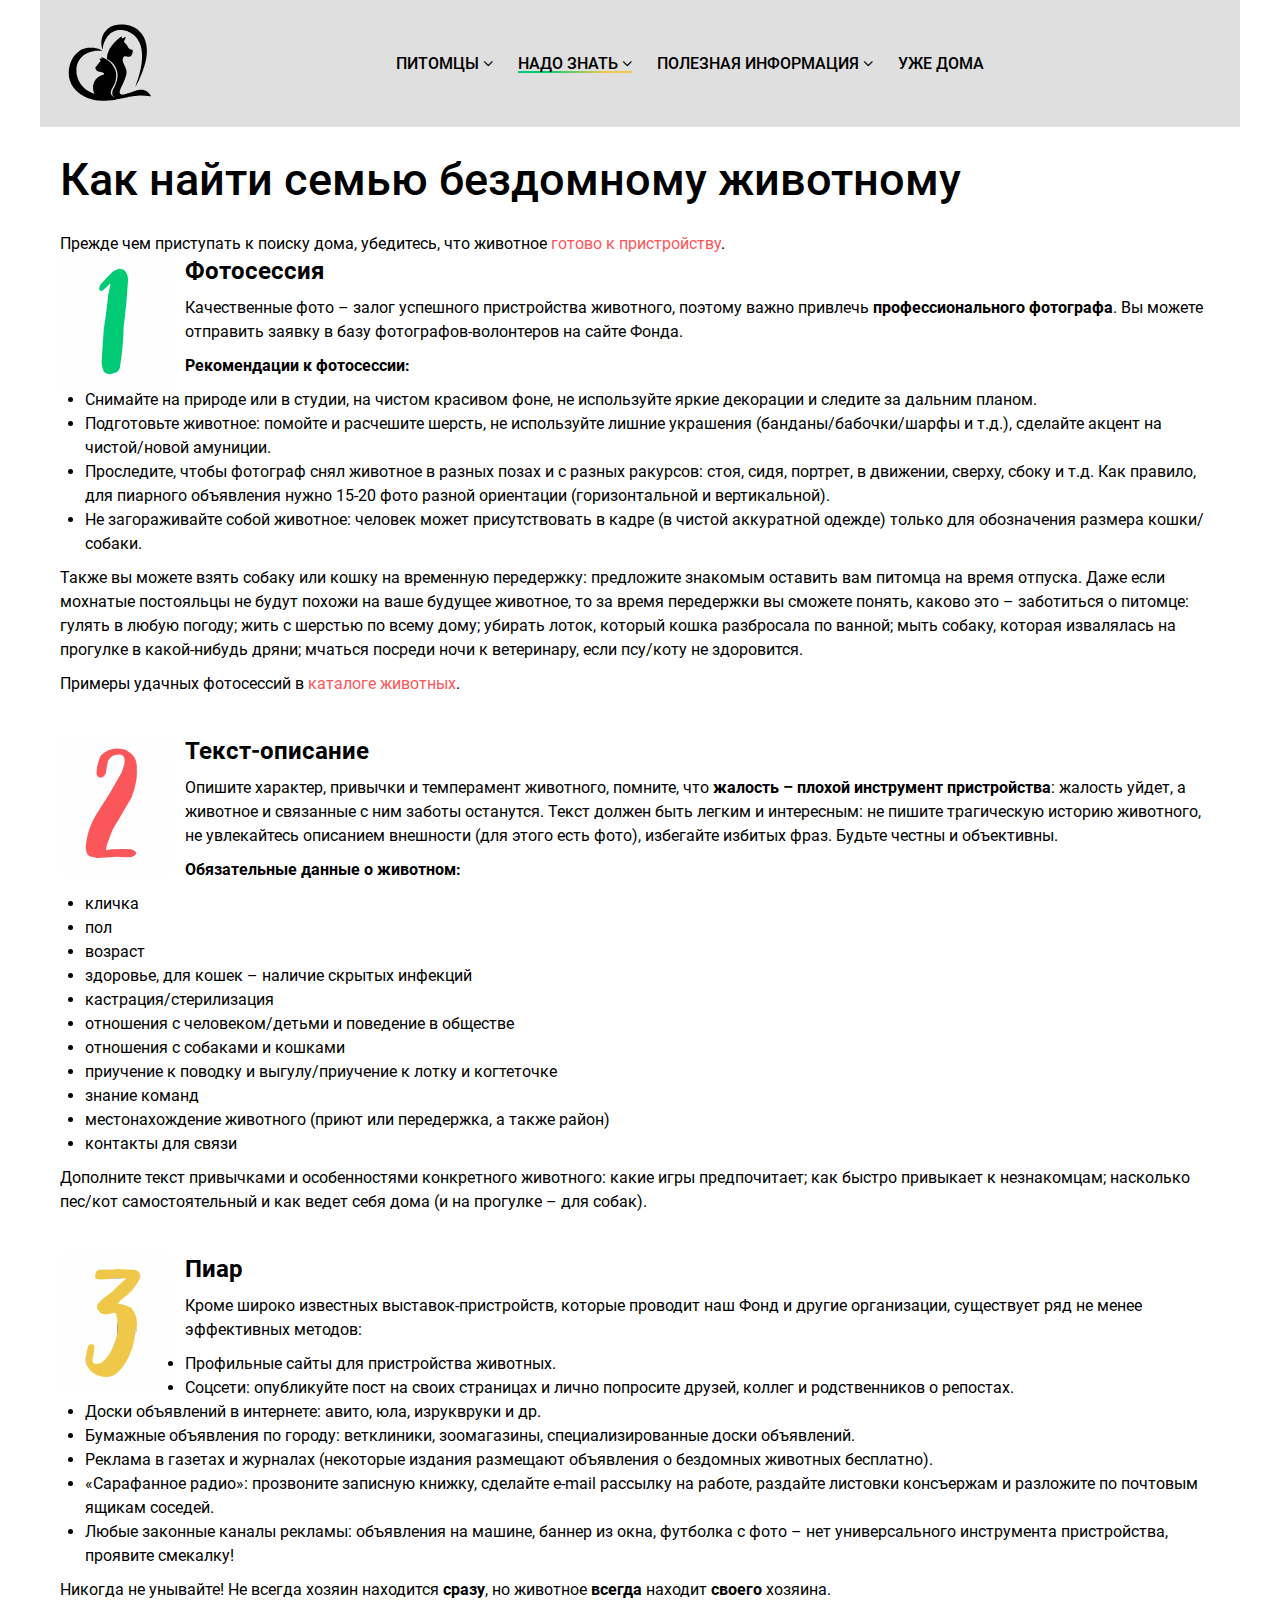
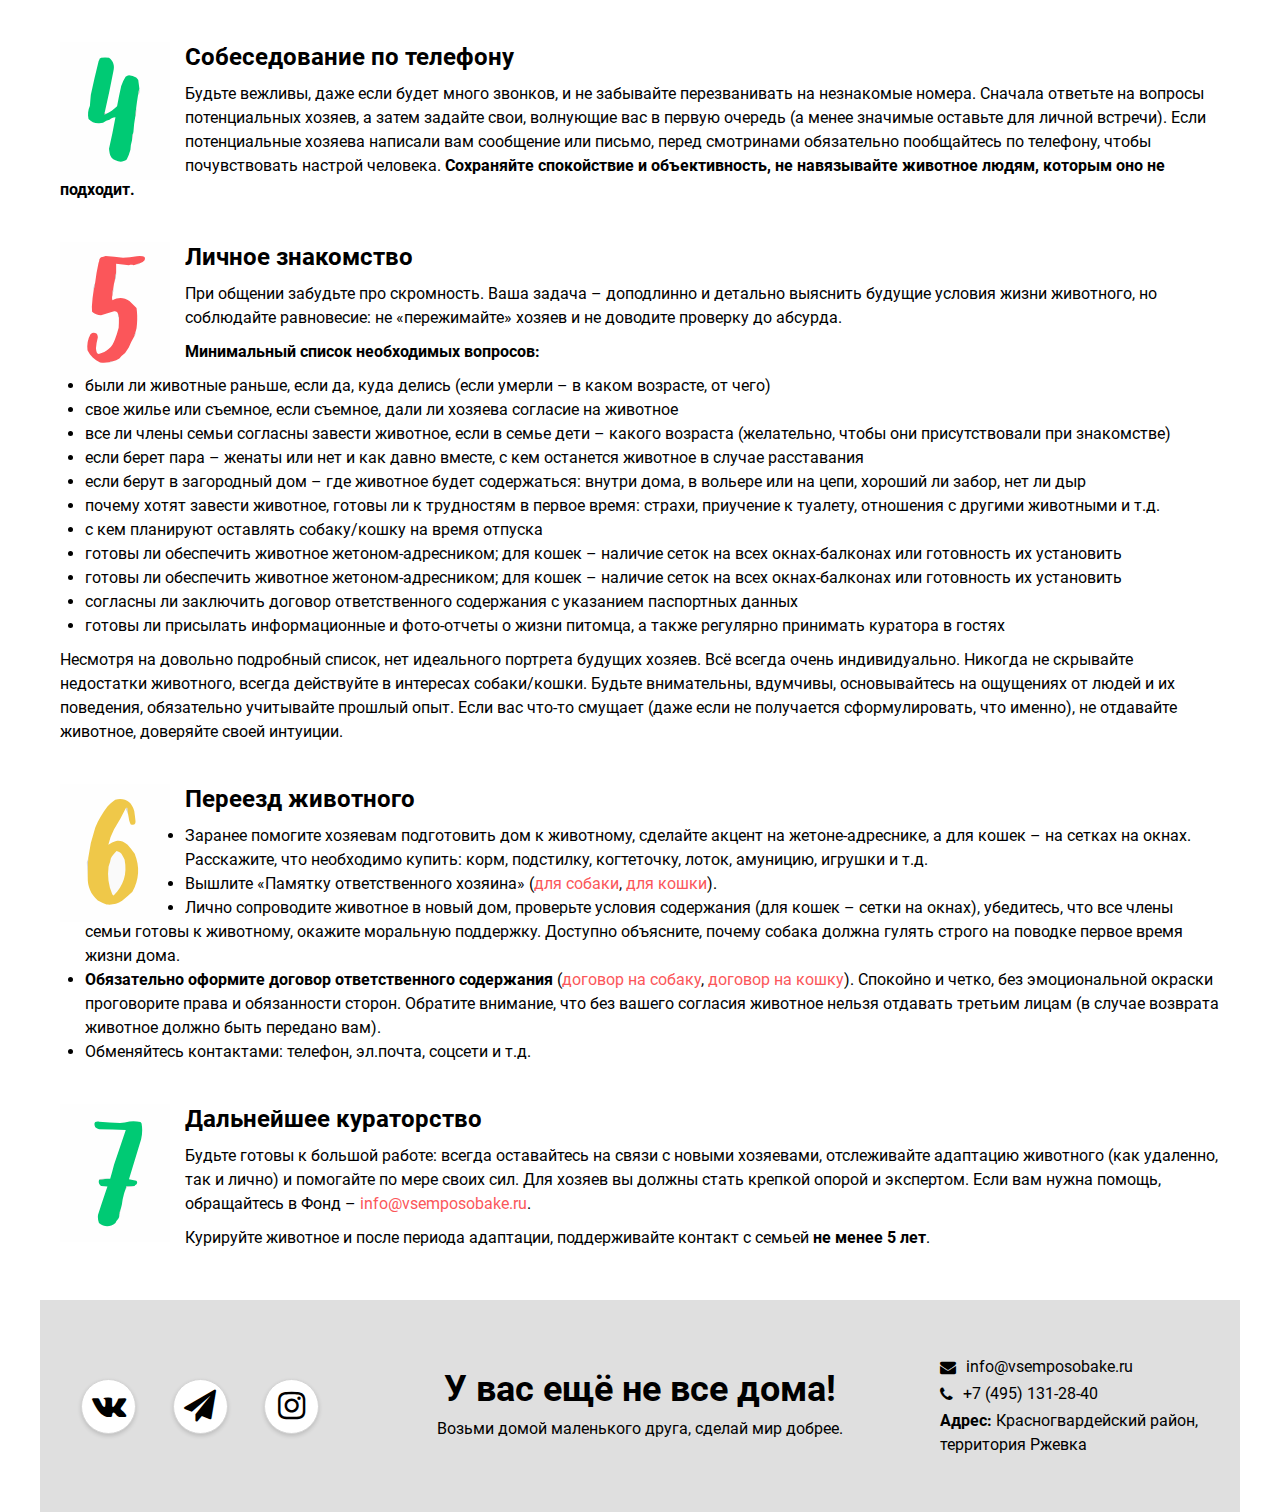
<file: how-to-find.html>
<!DOCTYPE html>
<html class="page" lang="ru">

<head>
  <meta charset="utf-8">
  <title>Подарок судьбы</title>
  <meta name="viewport" content="width=device-width, initial-scale=1">
  <link href="https://fonts.googleapis.com/css2?family=Roboto:wght@400;500;700&display=swap" rel="stylesheet">
  <link href="css/normalize.css" rel="stylesheet">
  <link href="css/style.css" rel="stylesheet">
  <link rel="icon" href="favicon.ico">
  <link rel="icon" href="img/favicons/icon.svg" type="image/svg+xml">
  <link rel="apple-touch-icon" href="img/favicons/180.png">
  <link rel="manifest" href="manifest.webmanifest">
  <link rel="stylesheet" href="https://maxcdn.bootstrapcdn.com/font-awesome/4.7.0/css/font-awesome.min.css">
</head>

<body class="page-body">
  <div class="container">
    <header class="main-header">
      <nav class="main-navigation">
        <div class="main-navigation-wrapper">
          <a href="index.html" class="main-header-logo">
            <img src="img/favicons/icon.svg" width="100" height="100" alt="Логотип">
          </a>
          <div class="menu-burger">
            <h3>Меню</h3>
            <i class="fa fa-paw fa-2x"></i>
          </div>
          <ul class="site-navigation clear-list">
            <li><a href="#">Питомцы <i class="fa fa-angle-down"></i></a>
              <ul class="submenu clear-list">
                <li><a href="dog-gallery.html">Собаки</a></li>
                <li><a href="cat-gallery.html">Кошки</a></li>
                <li><a href="memory-gallery.html">Мемориал</a></li>
              </ul>
            </li>
            <li><a href="#" class="active">Надо знать <i class="fa fa-angle-down"></i></a>
              <ul class="submenu clear-list">
                <li><a href="if-you-find.html">Если вы нашли собаку/кошку</a></li>
                <li><a href="how-to-find.html" class="active">Как найти семью бездомному животному</a></li>
                <li><a href="how-to-take.html">Как взять собаку или кошку из приюта</a></li>
                <li><a href="to-become-volunteer.html">Как стать волонтером в приюте</a></li>
              </ul>
            </li>
            </li>
            <li><a href="blank.html">Полезная информация <i class="fa fa-angle-down"></i></a>
              <ul class="submenu clear-list">
                <li><a target="_blank" href="docs/Pamyatka_sobaki.pdf">Памятка владельцу собаки из приюта</a>
                </li>
                <li><a target="_blank" href="docs/Pamyatka_koshki.pdf">Памятка владельцу кошки из приюта</a>
                </li>
              </ul>
            </li>
            <li><a target="_blank" href="https://vk.com/album-33080010_148656665?rev=1">Уже дома</a></li>
          </ul>
        </div>
      </nav>
    </header>

    <main>
      <h1 class="how-to-find">Как найти семью бездомному животному</h1>
      <p>Прежде чем приступать к поиску дома, убедитесь, что животное <a href="if-you-find.html" class="find">готово к
          пристройству</a>.</p>
      <div class="number-block">
        <div class="number-image">
          <img decoding="async" src="img/numbers/1.svg" alt="Номер один">
        </div>
        <h3>Фотосессия</h3>
        <p>Качественные фото – залог успешного пристройства животного, поэтому важно привлечь <b>профессионального
            фотографа</b>. Вы можете отправить заявку в базу фотографов-волонтеров на сайте Фонда.</p>
        <p><b>Рекомендации к фотосессии:</b></p>
        <ul>
          <li>Снимайте на природе или в студии, на чистом красивом фоне, не используйте яркие декорации и следите за
            дальним планом.</li>
          <li>Подготовьте животное: помойте и расчешите шерсть, не используйте лишние украшения (банданы/бабочки/шарфы и
            т.д.), сделайте акцент на чистой/новой амуниции.</li>
          <li>Проследите, чтобы фотограф снял животное в разных позах и с разных ракурсов: стоя, сидя, портрет, в
            движении, сверху, сбоку и т.д. Как правило, для пиарного объявления нужно 15-20 фото разной ориентации
            (горизонтальной и вертикальной).</li>
          <li>Не загораживайте собой животное: человек может присутствовать в кадре (в чистой аккуратной одежде) только
            для обозначения размера кошки/собаки.</li>
        </ul>
        <p>Также вы можете взять собаку или кошку на временную передержку: предложите знакомым оставить вам питомца
          на время отпуска. Даже если мохнатые постояльцы не будут похожи на ваше будущее животное, то за время
          передержки вы сможете понять, каково это – заботиться о питомце: гулять в любую погоду; жить с шерстью по
          всему дому; убирать лоток, который кошка разбросала по ванной; мыть собаку, которая извалялась на прогулке
          в какой-нибудь дряни; мчаться посреди ночи к ветеринару, если псу/коту не здоровится.</p>
        <p>Примеры удачных фотосессий в <a href="dog-gallery.html" target="_blank">каталоге животных</a>.</p>
      </div>
      <div class="number-block">
        <div class="number-image">
          <img decoding="async" src="img/numbers/2.svg" alt="Номер два">
        </div>
        <h3>Текст-описание</h3>
        <p>Опишите характер, привычки и темперамент животного, помните, что <b>жалость – плохой инструмент
            пристройства</b>: жалость уйдет, а животное и связанные с ним заботы останутся. Текст должен быть легким и
          интересным: не пишите трагическую историю животного, не увлекайтесь описанием внешности (для этого есть фото),
          избегайте избитых фраз. Будьте честны и объективны.</p>
        <p><b>Обязательные данные о животном:</b></p>
        <ul>
          <li>кличка</li>
          <li>пол</li>
          <li>возраст</li>
          <li>здоровье, для кошек – наличие скрытых инфекций</li>
          <li>кастрация/стерилизация</li>
          <li>отношения с человеком/детьми и поведение в обществе</li>
          <li>отношения с собаками и кошками</li>
          <li>приучение к поводку и выгулу/приучение к лотку и когтеточке</li>
          <li>знание команд</li>
          <li>местонахождение животного (приют или передержка, а также район)</li>
          <li>контакты для связи</li>
        </ul>
        <p>Дополните текст привычками и особенностями конкретного животного: какие игры предпочитает; как быстро
          привыкает к незнакомцам; насколько пес/кот самостоятельный и как ведет себя дома (и на прогулке – для собак).
        </p>
      </div>
      <div class="number-block">
        <div class="number-image">
          <img decoding="async" src="img/numbers/3.svg" alt="Номер три">
        </div>
        <h3>Пиар</h3>
        <p>Кроме широко известных выставок-пристройств, которые проводит наш Фонд и другие организации, существует ряд
          не менее эффективных методов:</p>
        <ul>
          <li>Профильные сайты для пристройства животных.</li>
          <li>Соцсети: опубликуйте пост на своих страницах и лично попросите друзей, коллег и родственников о репостах.
          </li>
          <li>Доски объявлений в интернете: авито, юла, изруквруки и др.</li>
          <li>Бумажные объявления по городу: ветклиники, зоомагазины, специализированные доски объявлений.</li>
          <li>Реклама в газетах и журналах (некоторые издания размещают объявления о бездомных животных бесплатно).</li>
          <li>«Сарафанное радио»: прозвоните записную книжку, сделайте e-mail рассылку на работе, раздайте листовки
            консъержам и разложите по почтовым ящикам соседей.</li>
          <li>Любые законные каналы рекламы: объявления на машине, баннер из окна, футболка с фото – нет универсального
            инструмента пристройства, проявите смекалку!</li>
        </ul>
        <p>Никогда не унывайте! Не всегда хозяин находится <b>сразу</b>, но животное <b>всегда</b> находит <b>своего</b>
          хозяина.</p>
      </div>
      <div class="number-block">
        <div class="number-image">
          <img decoding="async" src="img/numbers/4.svg" alt="Номер четыре">
        </div>
        <h3>Собеседование по телефону</h3>
        <p>Будьте вежливы, даже если будет много звонков, и не забывайте перезванивать на незнакомые номера. Сначала
          ответьте на вопросы потенциальных хозяев, а затем задайте свои, волнующие вас в первую очередь (а менее
          значимые оставьте для личной встречи). Если потенциальные хозяева написали вам сообщение или письмо, перед
          смотринами обязательно пообщайтесь по телефону, чтобы почувствовать настрой человека. <b>Сохраняйте
            спокойствие и
            объективность, не навязывайте животное людям, которым оно не подходит.</b></p>
      </div>
      <div class="number-block">
        <div class="number-image">
          <img decoding="async" src="img/numbers/5.svg" alt="Номер пять">
        </div>
        <h3>Личное знакомство</h3>
        <p>При общении забудьте про скромность. Ваша задача – доподлинно и детально выяснить будущие условия жизни
          животного, но соблюдайте равновесие: не «пережимайте» хозяев и не доводите проверку до абсурда.</p>
        <p><b>Минимальный список необходимых вопросов:</b></p>
        <ul>
          <li>были ли животные раньше, если да, куда делись (если умерли – в каком возрасте, от чего)</li>
          <li>свое жилье или съемное, если съемное, дали ли хозяева согласие на животное</li>
          <li>все ли члены семьи согласны завести животное, если в семье дети – какого возраста (желательно, чтобы они
            присутствовали при знакомстве)</li>
          <li>если берет пара – женаты или нет и как давно вместе, с кем останется животное в случае расставания</li>
          <li>если берут в загородный дом – где животное будет содержаться: внутри дома, в вольере или на цепи, хороший
            ли забор, нет ли дыр</li>
          <li>почему хотят завести животное, готовы ли к трудностям в первое время: страхи, приучение к туалету,
            отношения с другими животными и т.д.</li>
          <li>с кем планируют оставлять собаку/кошку на время отпуска</li>
          <li>готовы ли обеспечить животное жетоном-адресником; для кошек – наличие сеток на всех окнах-балконах или
            готовность их установить</li>
          <li>готовы ли обеспечить животное жетоном-адресником; для кошек – наличие сеток на всех окнах-балконах или
            готовность их установить</li>
          <li>согласны ли заключить договор ответственного содержания с указанием паспортных данных</li>
          <li>готовы ли присылать информационные и фото-отчеты о жизни питомца, а также регулярно принимать куратора в
            гостях</li>
        </ul>
        <p>Несмотря на довольно подробный список, нет идеального портрета будущих хозяев. Всё всегда очень
          индивидуально. Никогда не скрывайте недостатки животного, всегда действуйте в интересах собаки/кошки. Будьте
          внимательны, вдумчивы, основывайтесь на ощущениях от людей и их поведения, обязательно учитывайте прошлый
          опыт. Если вас что-то смущает (даже если не получается сформулировать, что именно), не отдавайте животное,
          доверяйте своей интуиции.</p>
      </div>
      <div class="number-block">
        <div class="number-image">
          <img decoding="async" src="img/numbers/6.svg" alt="Номер шесть">
        </div>
        <h3>Переезд животного</h3>
        <ul>
          <li>Заранее помогите хозяевам подготовить дом к животному, сделайте акцент на жетоне-адреснике, а для кошек –
            на сетках на окнах. Расскажите, что необходимо купить: корм, подстилку, когтеточку, лоток, амуницию, игрушки
            и т.д.</li>
          <li>Вышлите «Памятку ответственного хозяина» (<a href="docs/Pamyatka_sobaki.pdf" target="_blank">для
              собаки</a>, <a href="docs/Pamyatka_koshki.pdf" target="_blank">для кошки</a>).</li>
          <li>Лично сопроводите животное в новый дом, проверьте условия содержания (для кошек – сетки на окнах),
            убедитесь, что все члены семьи готовы к животному, окажите моральную поддержку. Доступно объясните, почему
            собака должна гулять строго на поводке первое время жизни дома.</li>
          <li><b>Обязательно оформите договор ответственного содержания</b> (<a href="docs/Dogovor_na_SOBAKU.pdf"
              target="_blank">договор на собаку</a>, <a href="docs/Dogovor_na_KOSHKU.pdf" target="_blank">договор на
              кошку</a>). Спокойно и четко, без эмоциональной окраски проговорите права и обязанности сторон. Обратите
            внимание, что без вашего согласия животное нельзя отдавать третьим лицам (в случае возврата животное должно
            быть передано вам).</li>
          <li>Обменяйтесь контактами: телефон, эл.почта, соцсети и т.д.</li>
        </ul>
      </div>
      <div class="number-block">
        <div class="number-image">
          <img decoding="async" src="img/numbers/7.svg" alt="Номер семь">
        </div>
        <h3>Дальнейшее кураторство</h3>
        <p>Будьте готовы к большой работе: всегда оставайтесь на связи с новыми хозяевами, отслеживайте адаптацию
          животного (как удаленно, так и лично) и помогайте по мере своих сил. Для хозяев вы должны стать крепкой опорой
          и экспертом. Если вам нужна помощь, обращайтесь в Фонд – <a class="contacts-link"
            href="mailto:info@vsemposobake.ru">info@vsemposobake.ru</a>.</p>
          <p>Курируйте животное и после периода адаптации, поддерживайте контакт с семьей <b>не менее 5 лет</b>.</p>
          </div>



    </main>

    <footer class="main-footer">
      <div class=" footer-columns">
        <section class="footer-socials">
          <h2>Соц сети</h2>
          <ul class="social-list clear-list">
            <li>
              <div class="social vk">
                <a href="https://vk.com/vsemposobake" target="_blank"><i class="fa fa-vk fa-2x"></i></a>
              </div>
            </li>
            <li>
              <div class="social telegram">
                <a href="https://t.me/vsemposobake" target="_blank"><i class="fa fa-paper-plane fa-2x"></i></a>
              </div>
            </li>
            <li>
              <div class="social instagram">
                <a href="http://instagram.com/vsemposobake" target="_blank"><i class="fa fa-instagram fa-2x"></i></a>
              </div>
            </li>
          </ul>
        </section>
        <section class="slogan">
          <p class="social-slogan">У вас ещё не все дома!</p>
          <p>Возьми домой маленького друга, сделай мир добрее.</p>
        </section>
        <section class="contacts">
          <h2>Контакты</h2>
          <div class="contacts-list">
            <div class="contacts-text-row">
              <i class="fa fa-envelope contacts-icon"></i>
              <a class="contacts-link" href="mailto:info@vsemposobake.ru">info@vsemposobake.ru</a>
            </div>
            <div class="contacts-text-row">
              <i class="fa fa-phone contacts-icon"></i>
              <a class="contacts-link" href="tel:+74951312840">+7 (495) 131-28-40</a>
            </div>
            <p><b>Адрес:</b> Красногвардейский район, территория Ржевка</p>
          </div>
        </section>
      </div>
    </footer>
  </div>
  <script src="main.js"></script>
</body>

</html>
</file>
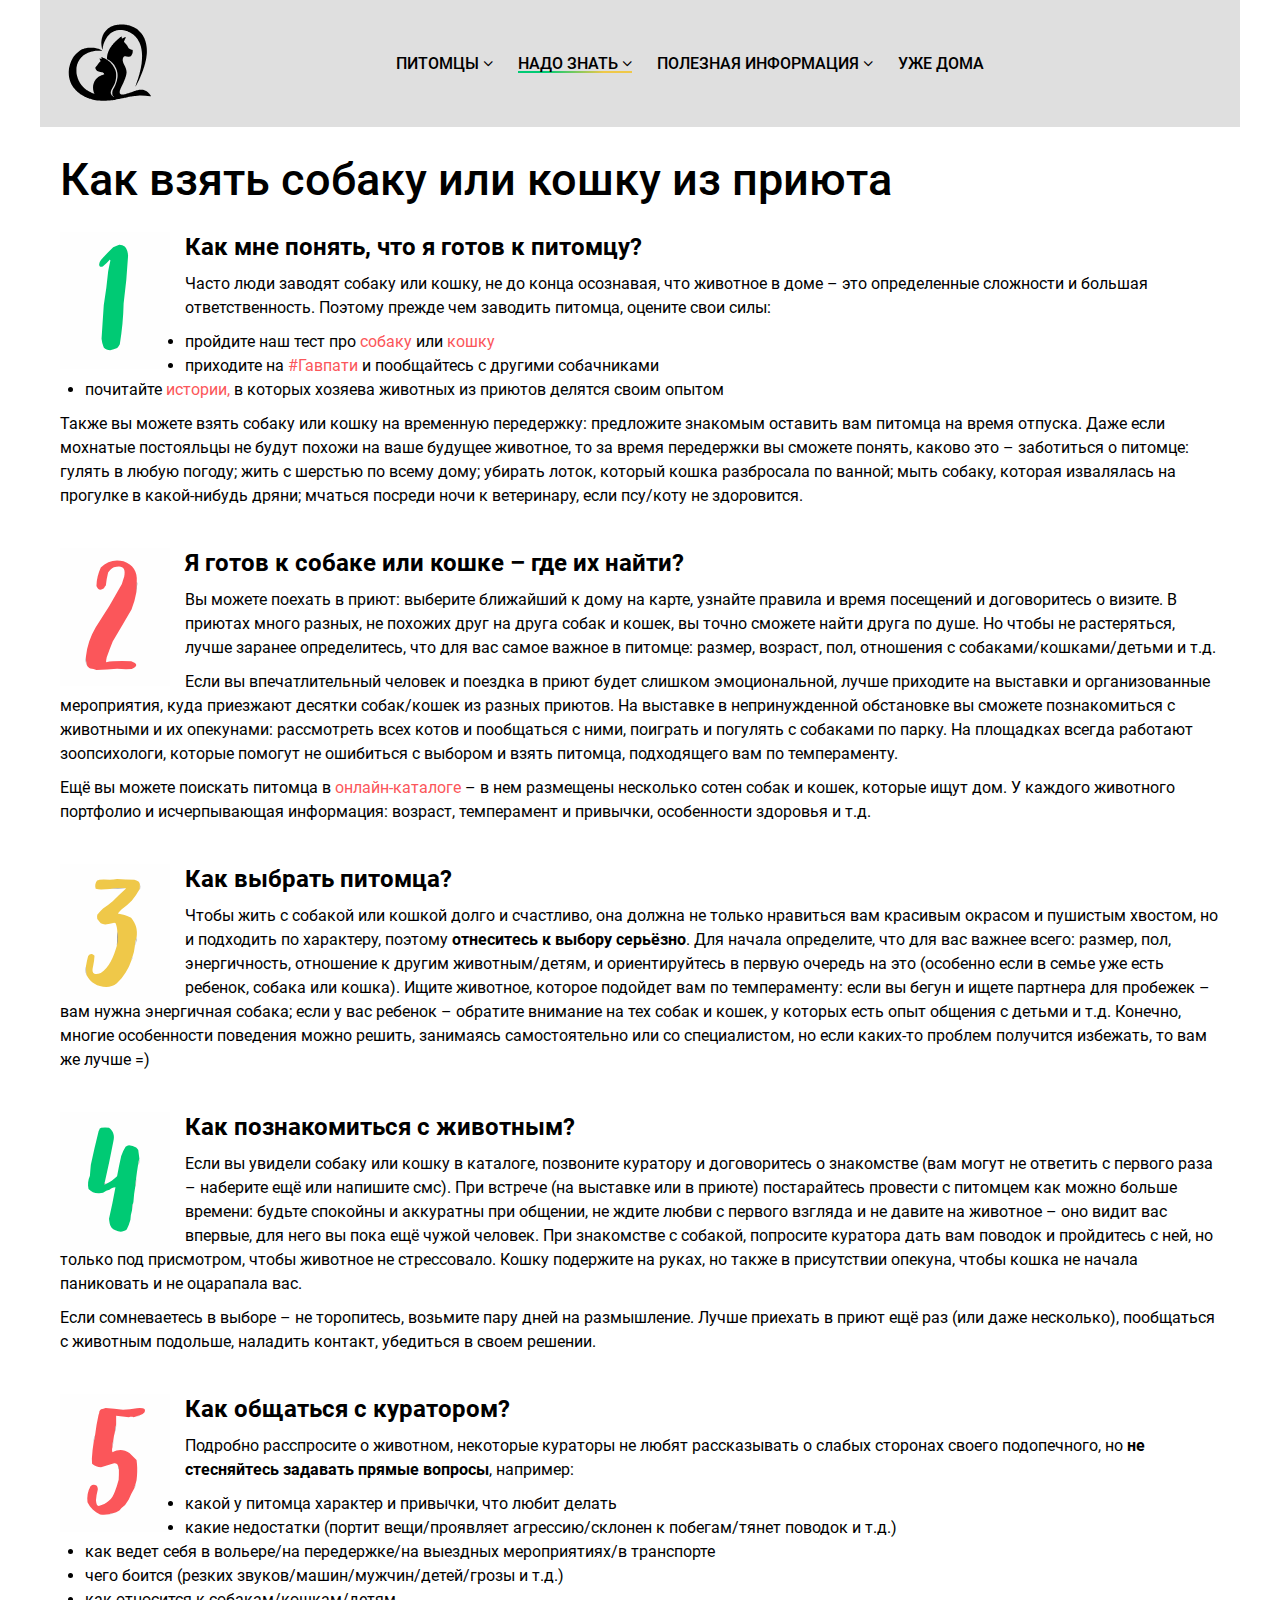
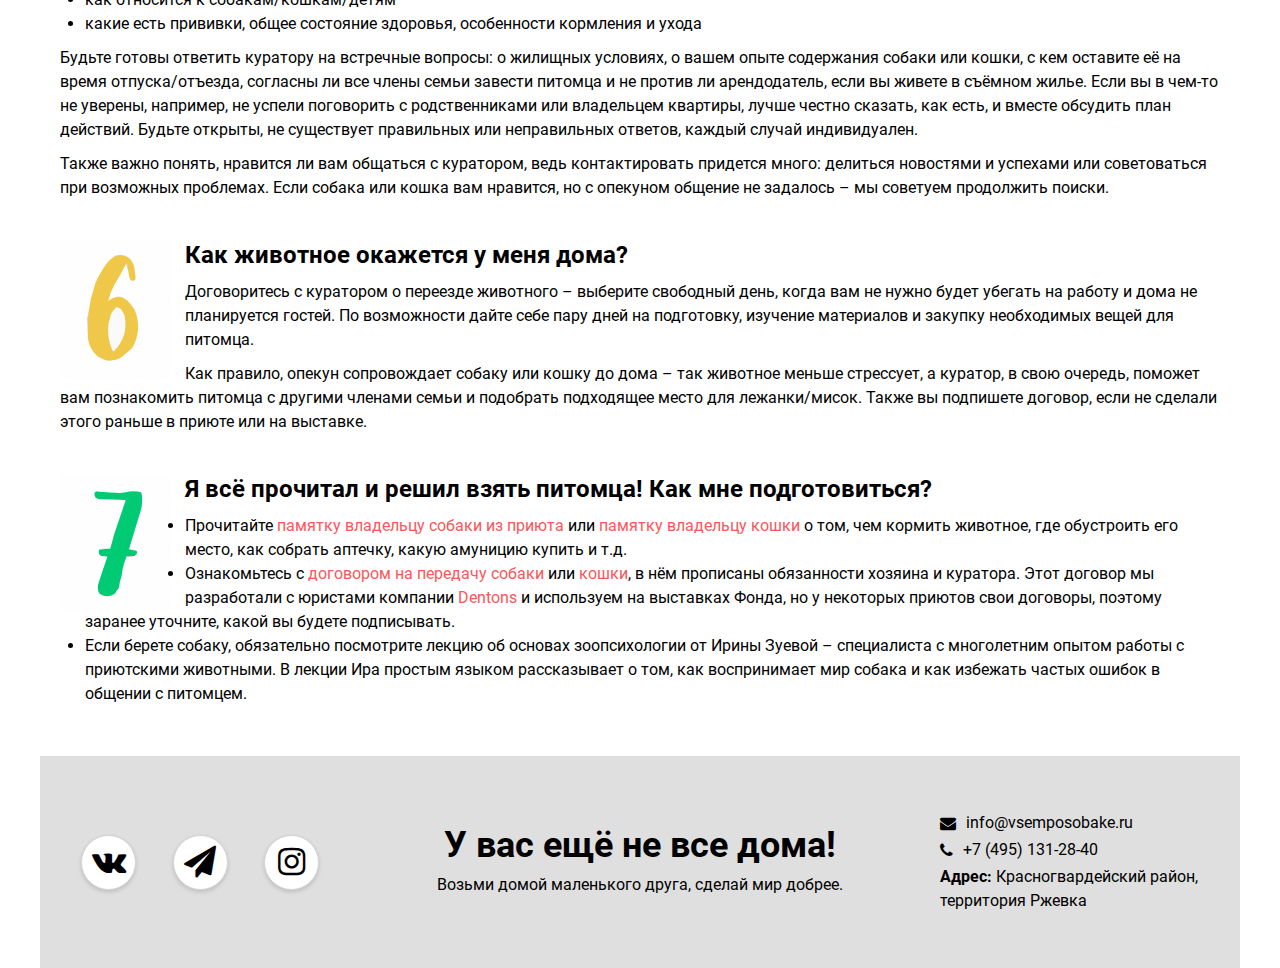
<file: how-to-take.html>
<!DOCTYPE html>
<html class="page" lang="ru">

<head>
  <meta charset="utf-8">
  <title>Подарок судьбы</title>
  <meta name="viewport" content="width=device-width, initial-scale=1">
  <link href="https://fonts.googleapis.com/css2?family=Roboto:wght@400;500;700&display=swap" rel="stylesheet">
  <link href="css/normalize.css" rel="stylesheet">
  <link href="css/style.css" rel="stylesheet">
  <link rel="icon" href="favicon.ico">
  <link rel="icon" href="img/favicons/icon.svg" type="image/svg+xml">
  <link rel="apple-touch-icon" href="img/favicons/180.png">
  <link rel="manifest" href="manifest.webmanifest">
  <link rel="stylesheet" href="https://maxcdn.bootstrapcdn.com/font-awesome/4.7.0/css/font-awesome.min.css">
</head>

<body class="page-body">
  <div class="container">
    <header class="main-header">
      <nav class="main-navigation">
        <div class="main-navigation-wrapper">
          <a href="index.html" class="main-header-logo">
            <img src="img/favicons/icon.svg" width="100" height="100" alt="Логотип">
          </a>
          <div class="menu-burger">
            <h3>Меню</h3>
            <i class="fa fa-paw fa-2x"></i>
          </div>
          <ul class="site-navigation clear-list">
            <li><a href="#">Питомцы <i class="fa fa-angle-down"></i></a>
              <ul class="submenu clear-list">
                <li><a href="dog-gallery.html">Собаки</a></li>
                <li><a href="cat-gallery.html">Кошки</a></li>
                <li><a href="memory-gallery.html">Мемориал</a></li>
              </ul>
            </li>
            <li><a href="#" class="active">Надо знать <i class="fa fa-angle-down"></i></a>
              <ul class="submenu clear-list">
                <li><a href="if-you-find.html">Если вы нашли собаку/кошку</a></li>
                <li><a href="how-to-find.html">Как найти семью бездомному животному</a></li>
                <li><a href="how-to-take.html"class="active">Как взять собаку или кошку из приюта</a></li>
                <li><a href="to-become-volunteer.html">Как стать волонтером в приюте</a></li>
              </ul>
            </li>
            </li>
            <li><a href="#">Полезная информация <i class="fa fa-angle-down"></i></a>
              <ul class="submenu clear-list">
                <li><a target="_blank" href="docs/Pamyatka_sobaki.pdf">Памятка владельцу собаки из приюта</a>
                </li>
                <li><a target="_blank" href="docs/Pamyatka_koshki.pdf">Памятка владельцу кошки из приюта</a>
                </li>
              </ul>
            </li>
            <li><a target="_blank" href="https://vk.com/album-33080010_148656665?rev=1">Уже дома</a></li>
          </ul>
        </div>
      </nav>
    </header>

    <main>
      <h1 class="how-to-take">Как взять собаку или кошку из приюта</h1>
      <div class="number-block">
        <div class="number-image">
          <img decoding="async" src="img/numbers/1.svg" alt="Номер один">
        </div>
        <h3>Как мне понять, что я готов к питомцу?</h3>
        <p>Часто люди заводят собаку или кошку, не до конца осознавая, что животное в доме – это определенные
          сложности и большая ответственность. Поэтому прежде чем заводить питомца, оцените свои силы:</p>
        <ul>
          <li>пройдите наш тест про <a href="https://forms.gle/hTwiRUaLP7SFWVKu5" target="_blank">собаку</a> или <a
              href="https://forms.gle/kfqiKtUocKsDCyi89" target="_blank">кошку</a></li>
          <li>приходите на <a href="http://gavpartyclub.ru" target="_blank">#Гавпати</a> и
            пообщайтесь с другими собачниками</li>
          <li>почитайте <a href="https://www.instagram.com/vsemposobake_doma/" target="_blank">истории,</a> в
            которых хозяева животных из приютов делятся своим опытом</li>
        </ul>
        <p>Также вы можете взять собаку или кошку на временную передержку: предложите знакомым оставить вам питомца
          на время отпуска. Даже если мохнатые постояльцы не будут похожи на ваше будущее животное, то за время
          передержки вы сможете понять, каково это – заботиться о питомце: гулять в любую погоду; жить с шерстью по
          всему дому; убирать лоток, который кошка разбросала по ванной; мыть собаку, которая извалялась на прогулке
          в какой-нибудь дряни; мчаться посреди ночи к ветеринару, если псу/коту не здоровится.</p>
      </div>
      <div class="number-block">
        <div class="number-image">
          <img decoding="async" src="img/numbers/2.svg" alt="Номер два">
        </div>
        <h3>Я готов к собаке или кошке – где их найти?</h3>
        <p>Вы можете поехать в приют: выберите ближайший к дому на карте, узнайте правила и время посещений и
          договоритесь о визите. В приютах много разных, не похожих друг на друга собак и кошек, вы точно сможете найти
          друга по душе. Но чтобы не растеряться, лучше заранее определитесь, что для вас самое важное в питомце:
          размер, возраст, пол, отношения с собаками/кошками/детьми и т.д.</p>
        <p>Если вы впечатлительный человек и поездка в приют будет слишком эмоциональной, лучше приходите на выставки и
          организованные мероприятия, куда приезжают десятки собак/кошек из разных приютов. На выставке в непринужденной
          обстановке вы сможете познакомиться с животными и их опекунами: рассмотреть всех котов и пообщаться с ними,
          поиграть и погулять с собаками по парку. На площадках всегда работают зоопсихологи, которые помогут не
          ошибиться с выбором и взять питомца, подходящего вам по темпераменту.</p>
        <p>Ещё вы можете поискать питомца в <a href="dog-gallery.html" target="_blank">онлайн-каталоге</a> – в нем
          размещены несколько сотен собак и кошек, которые
          ищут дом. У каждого животного портфолио и исчерпывающая информация: возраст, темперамент и привычки,
          особенности здоровья и т.д.</p>
      </div>
      <div class="number-block">
        <div class="number-image">
          <img decoding="async" src="img/numbers/3.svg" alt="Номер три">
        </div>
        <h3>Как выбрать питомца?</h3>
        <p>Чтобы жить с собакой или кошкой долго и счастливо, она должна не только нравиться вам красивым окрасом и
          пушистым хвостом, но и подходить по характеру, поэтому <b>отнеситесь к выбору серьёзно</b>. Для начала
          определите,
          что для вас важнее всего: размер, пол, энергичность, отношение к другим животным/детям, и ориентируйтесь в
          первую очередь на это (особенно если в семье уже есть ребенок, собака или кошка). Ищите животное, которое
          подойдет вам по темпераменту: если вы бегун и ищете партнера для пробежек – вам нужна энергичная собака; если
          у вас ребенок – обратите внимание на тех собак и кошек, у которых есть опыт общения с детьми и т.д. Конечно,
          многие особенности поведения можно решить, занимаясь самостоятельно или со специалистом, но если каких-то
          проблем получится избежать, то вам же лучше =)</p>
      </div>
      <div class="number-block">
        <div class="number-image">
          <img decoding="async" src="img/numbers/4.svg" alt="Номер четыре">
        </div>
        <h3>Как познакомиться с животным?</h3>
        <p>Если вы увидели собаку или кошку в каталоге, позвоните куратору и договоритесь о знакомстве (вам могут не
          ответить с первого раза – наберите ещё или напишите смс). При встрече (на выставке или в приюте) постарайтесь
          провести с питомцем как можно больше времени: будьте спокойны и аккуратны при общении, не ждите любви с
          первого взгляда и не давите на животное – оно видит вас впервые, для него вы пока ещё чужой человек. При
          знакомстве с собакой, попросите куратора дать вам поводок и пройдитесь с ней, но только под присмотром, чтобы
          животное не стрессовало. Кошку подержите на руках, но также в присутствии опекуна, чтобы кошка не начала
          паниковать и не оцарапала вас.</p>
        <p>Если сомневаетесь в выборе – не торопитесь, возьмите пару дней на размышление. Лучше приехать в приют ещё раз
          (или даже несколько), пообщаться с животным подольше, наладить контакт, убедиться в своем решении.</p>
      </div>
      <div class="number-block">
        <div class="number-image">
          <img decoding="async" src="img/numbers/5.svg" alt="Номер пять">
        </div>
        <h3>Как общаться с куратором?</h3>
        <p>Подробно расспросите о животном, некоторые кураторы не любят рассказывать о слабых сторонах своего
          подопечного, но <b>не стесняйтесь задавать прямые вопросы</b>, например:</p>
        <ul>
          <li>какой у питомца характер и привычки, что любит делать</li>
          <li>какие недостатки (портит вещи/проявляет агрессию/склонен к побегам/тянет поводок и т.д.)</li>
          <li>как ведет себя в вольере/на передержке/на выездных мероприятиях/в транспорте</li>
          <li>чего боится (резких звуков/машин/мужчин/детей/грозы и т.д.)</li>
          <li>как относится к собакам/кошкам/детям</li>
          <li>какие есть прививки, общее состояние здоровья, особенности кормления и ухода</li>
        </ul>
        <p>Будьте готовы ответить куратору на встречные вопросы: о жилищных условиях, о вашем опыте содержания собаки
          или кошки, с кем оставите её на время отпуска/отъезда, согласны ли все члены семьи завести питомца и не против
          ли арендодатель, если вы живете в съёмном жилье. Если вы в чем-то не уверены, например, не успели поговорить с
          родственниками или владельцем квартиры, лучше честно сказать, как есть, и вместе обсудить план действий.
          Будьте открыты, не существует правильных или неправильных ответов, каждый случай индивидуален.</p>
        <p>Также важно понять, нравится ли вам общаться с куратором, ведь контактировать придется много: делиться
          новостями и успехами или советоваться при возможных проблемах. Если собака или кошка вам нравится, но с
          опекуном общение не задалось – мы советуем продолжить поиски.</p>
      </div>
      <div class="number-block">
        <div class="number-image">
          <img decoding="async" src="img/numbers/6.svg" alt="Номер шесть">
        </div>
        <h3>Как животное окажется у меня дома?</h3>
        <p>Договоритесь с куратором о переезде животного – выберите свободный день, когда вам не нужно будет убегать на
          работу и дома не планируется гостей. По возможности дайте себе пару дней на подготовку, изучение материалов и
          закупку необходимых вещей для питомца.</p>
        <p>Как правило, опекун сопровождает собаку или кошку до дома – так животное меньше стрессует, а куратор, в свою
          очередь, поможет вам познакомить питомца с другими членами семьи и подобрать подходящее место для
          лежанки/мисок. Также вы подпишете договор, если не сделали этого раньше в приюте или на выставке.</p>
      </div>
      <div class="number-block">
        <div class="number-image">
          <img decoding="async" src="img/numbers/7.svg" alt="Номер семь">
        </div>
        <h3>Я всё прочитал и решил взять питомца! Как мне подготовиться?</h3>
        <ul>
          <li>Прочитайте<a href="docs/Pamyatka_sobaki.pdf" target="_blank"> памятку владельцу собаки из приюта</a> или
            <a href="docs/Pamyatka_koshki.pdf" target="_blank"> памятку владельцу кошки</a> о том, чем кормить животное,
            где обустроить его место, как собрать аптечку, какую амуницию купить и т.д.
          </li>
          <li>Ознакомьтесь с<a href="docs/Dogovor_na_SOBAKU.pdf" target="_blank"> договором на передачу собаки</a> или
            <a href="https://vsemposobake.ru/wp-content/uploads/2019/09/Dogovor_na_KOSHKU.pdf"
              target="_blank">кошки</a>, в нём прописаны обязанности хозяина и куратора. Этот договор мы разработали с
            юристами компании<a href="https://www.dentons.com/ru" target="_blank"> Dentons</a> и используем на выставках
            Фонда, но у некоторых приютов свои договоры, поэтому заранее уточните, какой вы будете подписывать.
          </li>
          <li>Если берете собаку, обязательно посмотрите лекцию об основах зоопсихологии от Ирины Зуевой – специалиста с
            многолетним опытом работы с приютскими животными. В лекции Ира простым языком рассказывает о том, как
            воспринимает мир собака и как избежать частых ошибок в общении с питомцем.</li>
        </ul>
      </div>



    </main>

    <footer class="main-footer">
      <div class=" footer-columns">
        <section class="footer-socials">
          <h2>Соц сети</h2>
          <ul class="social-list clear-list">
            <li>
              <div class="social vk">
                <a href="https://vk.com/vsemposobake" target="_blank"><i class="fa fa-vk fa-2x"></i></a>
              </div>
            </li>
            <li>
              <div class="social telegram">
                <a href="https://t.me/vsemposobake" target="_blank"><i class="fa fa-paper-plane fa-2x"></i></a>
              </div>
            </li>
            <li>
              <div class="social instagram">
                <a href="http://instagram.com/vsemposobake" target="_blank"><i class="fa fa-instagram fa-2x"></i></a>
              </div>
            </li>
          </ul>
        </section>
        <section class="slogan">
          <p class="social-slogan">У вас ещё не все дома!</p>
          <p>Возьми домой маленького друга, сделай мир добрее.</p>
        </section>
        <section class="contacts">
          <h2>Контакты</h2>
          <div class="contacts-list">
            <div class="contacts-text-row">
              <i class="fa fa-envelope contacts-icon"></i>
              <a class="contacts-link" href="mailto:info@vsemposobake.ru">info@vsemposobake.ru</a>
            </div>
            <div class="contacts-text-row">
              <i class="fa fa-phone contacts-icon"></i>
              <a class="contacts-link" href="tel:+74951312840">+7 (495) 131-28-40</a>
            </div>
            <p><b>Адрес:</b> Красногвардейский район, территория Ржевка</p>
          </div>
        </section>
      </div>
    </footer>
  </div>
  <script src="main.js"></script>
</body>

</html>
</file>
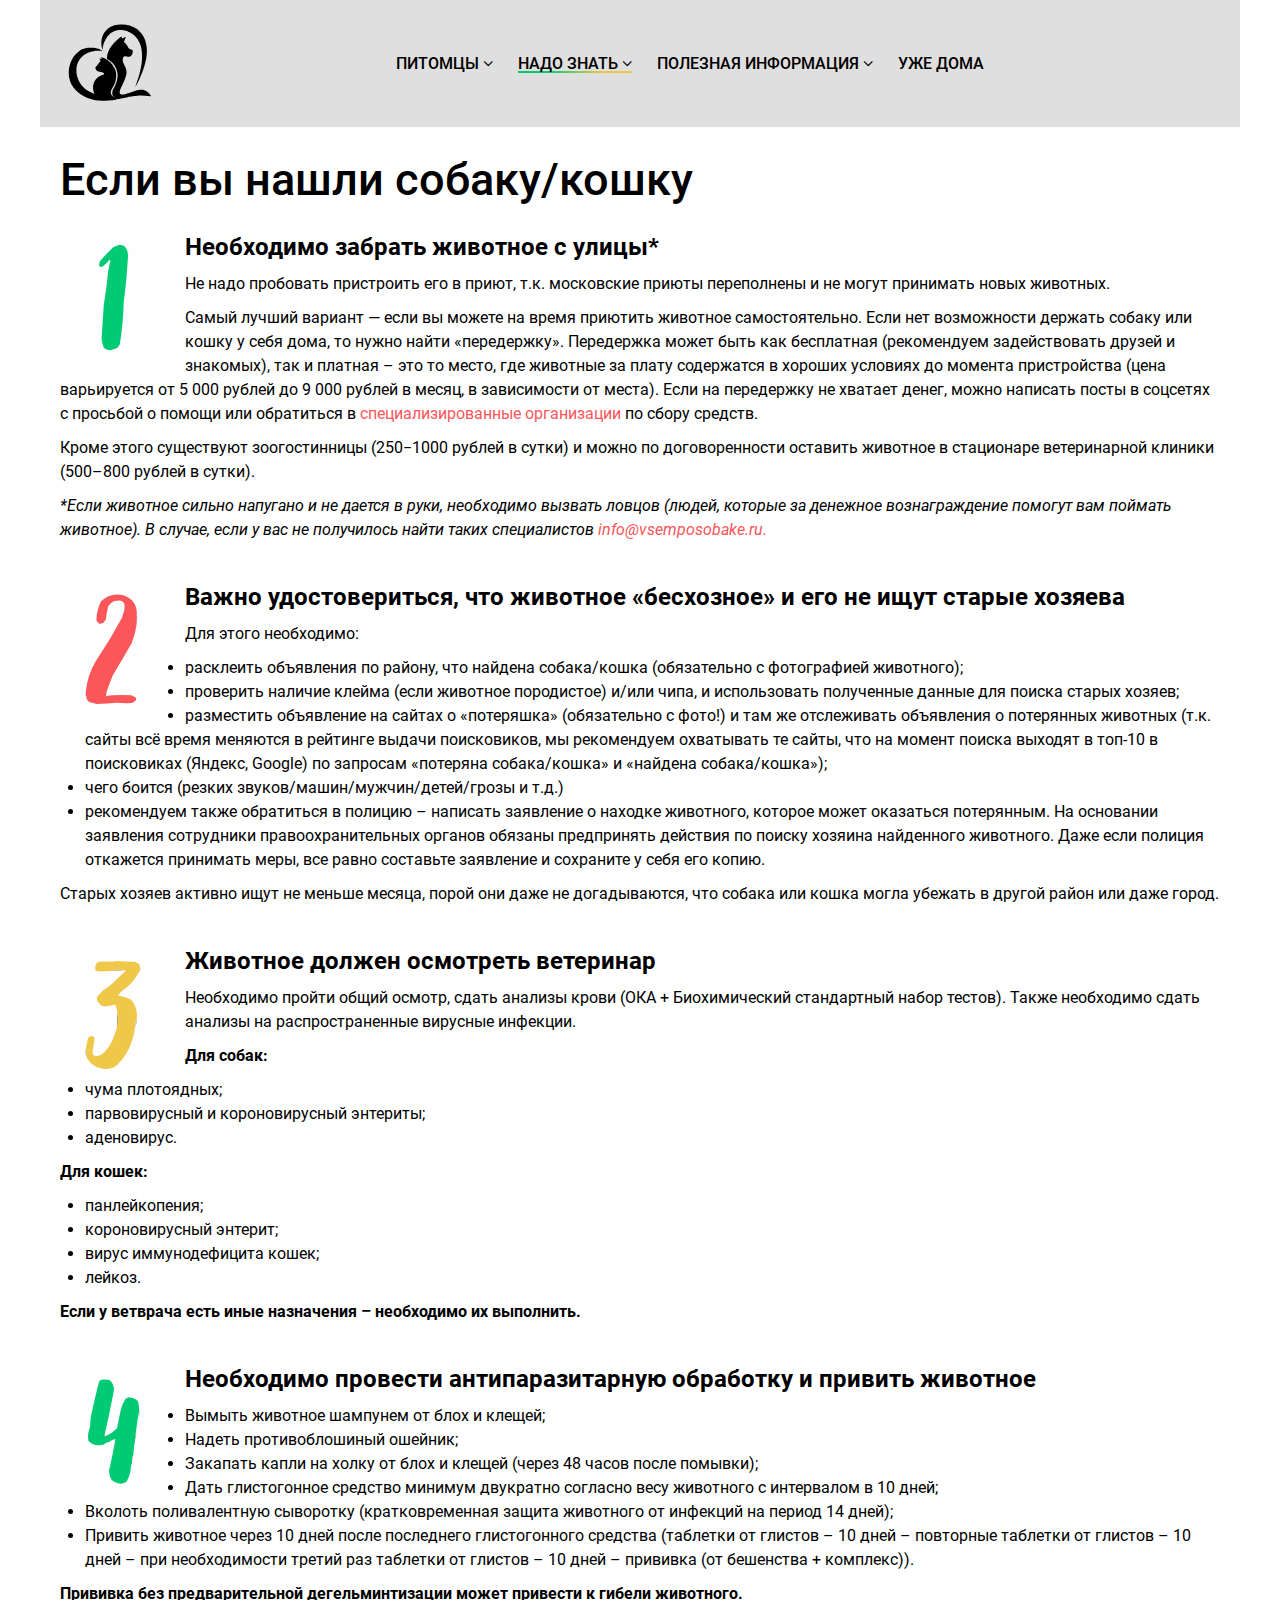
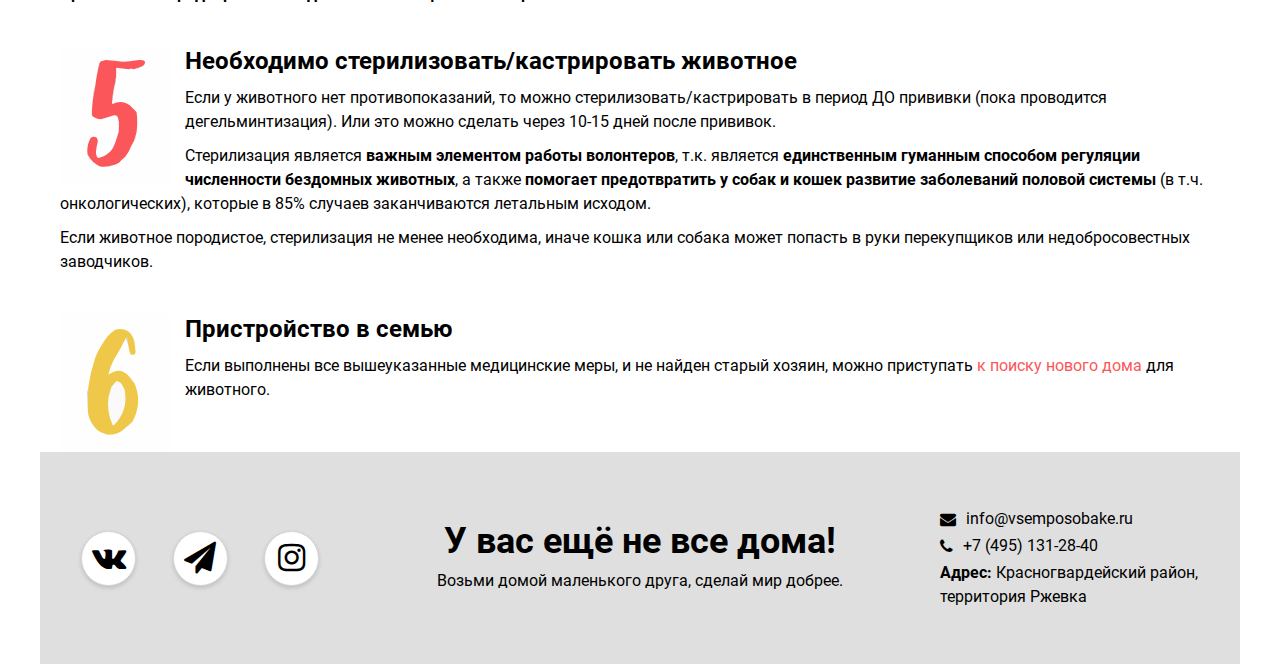
<file: if-you-find.html>
<!DOCTYPE html>
<html class="page" lang="ru">

<head>
  <meta charset="utf-8">
  <title>Подарок судьбы</title>
  <meta name="viewport" content="width=device-width, initial-scale=1">
  <link href="https://fonts.googleapis.com/css2?family=Roboto:wght@400;500;700&display=swap" rel="stylesheet">
  <link href="css/normalize.css" rel="stylesheet">
  <link href="css/style.css" rel="stylesheet">
  <link rel="icon" href="favicon.ico">
  <link rel="icon" href="img/favicons/icon.svg" type="image/svg+xml">
  <link rel="apple-touch-icon" href="img/favicons/180.png">
  <link rel="manifest" href="manifest.webmanifest">
  <link rel="stylesheet" href="https://maxcdn.bootstrapcdn.com/font-awesome/4.7.0/css/font-awesome.min.css">
</head>

<body class="page-body">
  <div class="container">
    <header class="main-header">
      <nav class="main-navigation">
        <div class="main-navigation-wrapper">
          <a href="index.html" class="main-header-logo">
            <img src="img/favicons/icon.svg" width="100" height="100" alt="Логотип">
          </a>
          <div class="menu-burger">
            <h3>Меню</h3>
            <i class="fa fa-paw fa-2x"></i>
          </div>
          <ul class="site-navigation clear-list">
            <li><a href="#">Питомцы <i class="fa fa-angle-down"></i></a>
              <ul class="submenu clear-list">
                <li><a href="dog-gallery.html">Собаки</a></li>
                <li><a href="cat-gallery.html">Кошки</a></li>
                <li><a href="memory-gallery.html">Мемориал</a></li>
              </ul>
            </li>
            <li><a href="#" class="active">Надо знать <i class="fa fa-angle-down"></i></a>
              <ul class="submenu clear-list">
                <li><a href="if-you-find.html" class="active">Если вы нашли собаку/кошку</a></li>
                <li><a href="how-to-find.html">Как найти семью бездомному животному</a></li>
                <li><a href="how-to-take.html">Как взять собаку или кошку из приюта</a></li>
                <li><a href="to-become-volunteer.html">Как стать волонтером в приюте</a></li>
              </ul>
            </li>
            </li>
            <li><a href="#">Полезная информация <i class="fa fa-angle-down"></i></a>
              <ul class="submenu clear-list">
                <li><a target="_blank" href="docs/Pamyatka_sobaki.pdf">Памятка владельцу собаки из приюта</a>
                </li>
                <li><a target="_blank" href="docs/Pamyatka_koshki.pdf">Памятка владельцу кошки из приюта</a>
                </li>
              </ul>
            </li>
            <li><a target="_blank" href="https://vk.com/album-33080010_148656665?rev=1">Уже дома</a></li>
          </ul>
        </div>
      </nav>
    </header>

    <main>
      <h1 class="if-you-find">Если вы нашли собаку/кошку</h1>
      <div class="number-block">
        <div class="number-image">
          <img decoding="async" src="img/numbers/1.svg" alt="Номер один">
        </div>
        <h3>Необходимо забрать животное с улицы*</h3>
        <p>Не надо пробовать пристроить его в приют, т.к. московские приюты переполнены и не могут принимать новых
          животных.</p>
        <p>Самый лучший вариант — если вы можете на время приютить животное самостоятельно. Если нет возможности держать
          собаку или кошку у себя дома, то нужно найти «передержку». Передержка может быть как бесплатная (рекомендуем
          задействовать друзей и знакомых), так и платная – это то место, где животные за плату содержатся в хороших
          условиях до момента пристройства (цена варьируется от 5 000 рублей до 9 000 рублей в месяц, в зависимости от
          места). Если на передержку не хватает денег, можно написать посты в соцсетях с просьбой о помощи или
          обратиться в <a href="https://dobrovmeste.ru" target="_blank">специализированные организации</a> по сбору
          средств.</p>
        <p>Кроме этого существуют зоогостинницы (250−1000 рублей в сутки) и можно по договоренности оставить животное в
          стационаре ветеринарной клиники (500–800 рублей в сутки).</p>
        <p><i>*Если животное сильно напугано и не дается в руки, необходимо вызвать ловцов (людей,
            которые за денежное вознаграждение помогут вам поймать животное). В случае, если у вас не получилось найти
            таких специалистов <a href="mailto:info@vsemposobake.ru">info@vsemposobake.ru.</a></i></p>
      </div>
      <div class="number-block">
        <div class="number-image">
          <img decoding="async" src="img/numbers/2.svg" alt="Номер два">
        </div>
        <h3>Важно удостовериться, что животное «бесхозное» и его не ищут старые хозяева</h3>
        <p>Для этого необходимо:</p>
        <ul>
          <li>расклеить объявления по району, что найдена собака/кошка (обязательно с фотографией животного);</li>
          <li>проверить наличие клейма (если животное породистое) и/или чипа, и использовать полученные данные для
            поиска старых хозяев;</li>
          <li>разместить объявление на сайтах о «потеряшка» (обязательно с фото!) и там же отслеживать объявления о
            потерянных животных (т.к. сайты всё время меняются в рейтинге выдачи поисковиков, мы рекомендуем охватывать
            те сайты, что на момент поиска выходят в топ-10 в поисковиках (Яндекс, Google) по запросам «потеряна
            собака/кошка» и «найдена собака/кошка»);</li>
          <li>чего боится (резких звуков/машин/мужчин/детей/грозы и т.д.)</li>
          <li>рекомендуем также обратиться в полицию – написать заявление о находке животного, которое может оказаться
            потерянным. На основании заявления сотрудники правоохранительных органов обязаны предпринять действия по
            поиску хозяина найденного животного. Даже если полиция откажется принимать меры, все равно составьте
            заявление и сохраните у себя его копию.</li>
        </ul>
        <p>Старых хозяев активно ищут не меньше месяца, порой они даже не догадываются, что собака или кошка могла
          убежать в другой район или даже город.</p>
      </div>
      <div class="number-block">
        <div class="number-image">
          <img decoding="async" src="img/numbers/3.svg" alt="Номер три">
        </div>
        <h3>Животное должен осмотреть ветеринар</h3>
        <p>Необходимо пройти общий осмотр, сдать анализы крови (ОКА + Биохимический стандартный набор тестов). Также
          необходимо сдать анализы на распространенные вирусные инфекции.</p>
        <p><b>Для собак:</b></p>
        <ul>
          <li>чума плотоядных;</li>
          <li>парвовирусный и короновирусный энтериты;</li>
          <li>аденовирус.</li>
        </ul>
        <p><b>Для кошек:</b></p>
        <ul>
          <li>панлейкопения;</li>
          <li>короновирусный энтерит;</li>
          <li>вирус иммунодефицита кошек;</li>
          <li>лейкоз.</li>
        </ul>
        <p><b>Если у ветврача есть иные назначения – необходимо их выполнить.</b></p>
      </div>
      <div class="number-block">
        <div class="number-image">
          <img decoding="async" src="img/numbers/4.svg" alt="Номер четыре">
        </div>
        <h3>Необходимо провести антипаразитарную обработку и привить животное</h3>
        <ul>
          <li>Вымыть животное шампунем от блох и клещей;</li>
          <li>Надеть противоблошиный ошейник;</li>
          <li>Закапать капли на холку от блох и клещей (через 48 часов после помывки);</li>
          <li>Дать глистогонное средство минимум двукратно согласно весу животного с интервалом в 10 дней;</li>
          <li>Вколоть поливалентную сыворотку (кратковременная защита животного от инфекций на период 14 дней);</li>
          <li>Привить животное через 10 дней после последнего глистогонного средства (таблетки от глистов – 10 дней –
            повторные таблетки от глистов – 10 дней – при необходимости третий раз таблетки от глистов – 10 дней –
            прививка (от бешенства + комплекс)).</li>
        </ul>
        <p><b>Прививка без предварительной дегельминтизации может привести к гибели животного.</b></p>
      </div>
      <div class="number-block">
        <div class="number-image">
          <img decoding="async" src="img/numbers/5.svg" alt="Номер пять">
        </div>
        <h3>Необходимо стерилизовать/кастрировать животное</h3>
        <p>Если у животного нет противопоказаний, то можно стерилизовать/кастрировать в период ДО прививки (пока
          проводится дегельминтизация). Или это можно сделать через 10-15 дней после прививок. </p>
        <p>Стерилизация является <b>важным элементом работы волонтеров</b>, т.к. является <b>единственным гуманным
            способом регуляции численности бездомных животных</b>, а также <b>помогает предотвратить у собак и кошек
            развитие заболеваний половой системы</b> (в т.ч. онкологических), которые в 85% случаев заканчиваются
          летальным исходом.</p>
        <p>Если животное породистое, стерилизация не менее необходима, иначе кошка или собака может попасть в руки
          перекупщиков или недобросовестных заводчиков.</p>
      </div>
      <div class="number-block">
        <div class="number-image">
          <img decoding="async" src="img/numbers/6.svg" alt="Номер шесть">
        </div>
        <h3>Пристройство в семью</h3>
        <p>Если выполнены все вышеуказанные медицинские меры, и не найден старый хозяин, можно приступать <a
            href="how-to-find.html">к поиску нового дома</a> для животного.</p>
      </div>
    </main>

    <footer class="main-footer">
      <div class=" footer-columns">
        <section class="footer-socials">
          <h2>Соц сети</h2>
          <ul class="social-list clear-list">
            <li>
              <div class="social vk">
                <a href="https://vk.com/vsemposobake" target="_blank"><i class="fa fa-vk fa-2x"></i></a>
              </div>
            </li>
            <li>
              <div class="social telegram">
                <a href="https://t.me/vsemposobake" target="_blank"><i class="fa fa-paper-plane fa-2x"></i></a>
              </div>
            </li>
            <li>
              <div class="social instagram">
                <a href="http://instagram.com/vsemposobake" target="_blank"><i class="fa fa-instagram fa-2x"></i></a>
              </div>
            </li>
          </ul>
        </section>
        <section class="slogan">
          <p class="social-slogan">У вас ещё не все дома!</p>
          <p>Возьми домой маленького друга, сделай мир добрее.</p>
        </section>
        <section class="contacts">
          <h2>Контакты</h2>
          <div class="contacts-list">
            <div class="contacts-text-row">
              <i class="fa fa-envelope contacts-icon"></i>
              <a class="contacts-link" href="mailto:info@vsemposobake.ru">info@vsemposobake.ru</a>
            </div>
            <div class="contacts-text-row">
              <i class="fa fa-phone contacts-icon"></i>
              <a class="contacts-link" href="tel:+74951312840">+7 (495) 131-28-40</a>
            </div>
            <p><b>Адрес:</b> Красногвардейский район, территория Ржевка</p>
          </div>
        </section>
      </div>
    </footer>
  </div>
  <script src="main.js"></script>
</body>

</html>
</file>
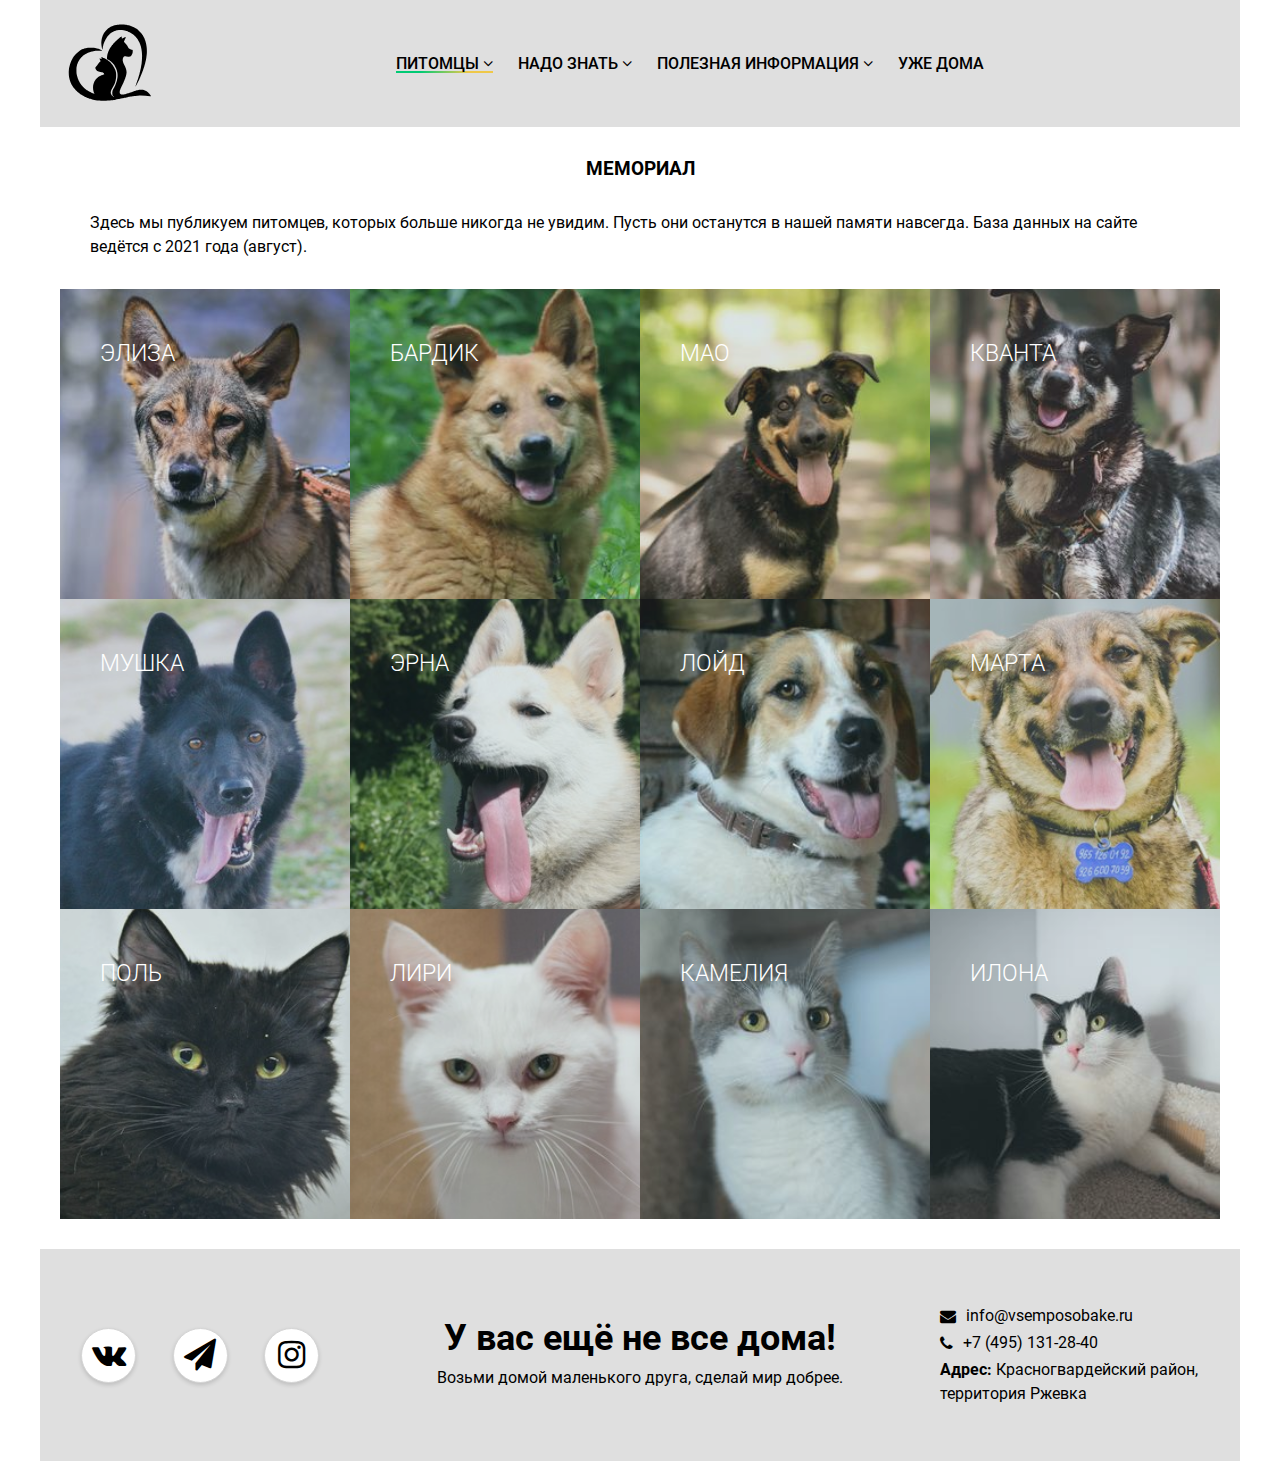
<file: memory-gallery.html>
<!DOCTYPE html>
<html class="page" lang="ru">

<head>
  <meta charset="utf-8">
  <title>Подарок судьбы</title>
  <meta name="viewport" content="width=device-width, initial-scale=1">
  <link href="https://fonts.googleapis.com/css2?family=Roboto:wght@400;500;700&display=swap" rel="stylesheet">
  <link href="css/normalize.css" rel="stylesheet">
  <link href="css/style.css" rel="stylesheet">
  <link rel="icon" href="favicon.ico">
  <link rel="icon" href="img/favicons/icon.svg" type="image/svg+xml">
  <link rel="apple-touch-icon" href="img/favicons/180.png">
  <link rel="manifest" href="manifest.webmanifest">
  <link rel="stylesheet" href="https://maxcdn.bootstrapcdn.com/font-awesome/4.7.0/css/font-awesome.min.css">
</head>

<body class="page-body">
  <div class="container">
    <header class="main-header">
      <nav class="main-navigation">
        <div class="main-navigation-wrapper">
          <a href="index.html" class="main-header-logo">
            <img src="img/favicons/icon.svg" width="100" height="100" alt="Логотип">
          </a>
          <div class="menu-burger">
            <h3>Меню</h3>
            <i class="fa fa-paw fa-2x"></i>
          </div>
          <ul class="site-navigation clear-list">
            <li><a href="#" class="active">Питомцы <i class="fa fa-angle-down"></i></a>
              <ul class="submenu clear-list">
                <li><a href="dog-gallery.html">Собаки</a></li>
                <li><a href="cat-gallery.html">Кошки</a></li>
                <li><a href="memory-gallery.html" class="active">Мемориал</a></li>
              </ul>
            </li>
            <li><a href="#">Надо знать <i class="fa fa-angle-down"></i></a>
              <ul class="submenu clear-list">
                <li><a href="if-you-find.html">Если вы нашли собаку/кошку</a></li>
                <li><a href="how-to-find.html">Как найти семью бездомному животному</a></li>
                <li><a href="how-to-take.html">Как взять собаку или кошку из приюта</a></li>
                <li><a href="to-become-volunteer.html">Как стать волонтером в приюте</a></li>
              </ul>
            </li>
            </li>
            <li><a href="#">Полезная информация <i class="fa fa-angle-down"></i></a>
              <ul class="submenu clear-list">
                <li><a target="_blank" href="docs/Pamyatka_sobaki.pdf">Памятка владельцу собаки из приюта</a>
                </li>
                <li><a target="_blank" href="docs/Pamyatka_koshki.pdf">Памятка владельцу кошки из приюта</a>
                </li>
              </ul>
            </li>
            <li><a target="_blank" href="https://vk.com/album-33080010_148656665?rev=1">Уже дома</a></li>
          </ul>
        </div>
      </nav>
    </header>

    <main>
      <div class="gallery">
        <h3>Мемориал</h3>
        <p>Здесь мы публикуем питомцев, которых больше никогда не увидим. Пусть они останутся в нашей памяти навсегда.
          База данных на сайте ведётся с 2021 года (август).</p>
        <div class="animal-gallery">
          <div class="animal-card">
            <figure>
              <img src="img/memory-gallery/eliza.jpg" alt="Собачка" />
              <figcaption>
                <h3>Элиза</h3>
                <p>Умерла в возрасте 13 лет</p>
              </figcaption>
            </figure>
          </div>
          <div class="animal-card">
            <figure>
              <img src="img/memory-gallery/bardic.jpg" alt="Собачка" />
              <figcaption>
                <h3>Бардик</h3>
                <p>Умер в возрасте 15 лет</p>
              </figcaption>
            </figure>
          </div>
          <div class="animal-card">
            <figure>
              <img src="img/memory-gallery/mao.jpg" alt="Собачка" />
              <figcaption>
                <h3>Мао</h3>
                <p>Умерла в возрасте 14 лет</p>
              </figcaption>
            </figure>
          </div>
          <div class="animal-card">
            <figure>
              <img src="img/memory-gallery/kvanta.jpg" alt="Собачка" />
              <figcaption>
                <h3>Кванта</h3>
                <p>Умерла в возрасте 14 лет</p>
              </figcaption>
            </figure>
          </div>
          <div class="animal-card">
            <figure>
              <img src="img/memory-gallery/mushka.jpg" alt="Собачка" />
              <figcaption>
                <h3>Мушка</h3>
                <p>Умерла в возрасте 16 лет</p>
              </figcaption>
            </figure>
          </div>
          <div class="animal-card">
            <figure>
              <img src="img/memory-gallery/erna.jpg" alt="Собачка" />
              <figcaption>
                <h3>Эрна</h3>
                <p>Умерла в возрасте 16 лет</p>
              </figcaption>
            </figure>
          </div>
          <div class="animal-card">
            <figure>
              <img src="img/memory-gallery/loid.jpg" alt="Собачка" />
              <figcaption>
                <h3>Лойд</h3>
                <p>Умер в возрасте 6 лет</p>
              </figcaption>
            </figure>
          </div>
          <div class="animal-card">
            <figure>
              <img src="img/memory-gallery/marta.jpg" alt="Собачка" />
              <figcaption>
                <h3>Марта</h3>
                <p>Умерла в возрасте 9 лет</p>
              </figcaption>
            </figure>
          </div>
          <div class="animal-card">
            <figure>
              <img src="img/memory-gallery/pol.jpg" alt="Кошечка" />
              <figcaption>
                <h3>Поль</h3>
                <p>Умер в возрасте 11 лет</p>
              </figcaption>
            </figure>
          </div>
          <div class="animal-card">
            <figure>
              <img src="img/memory-gallery/liri.jpg" alt="Кошечка" />
              <figcaption>
                <h3>Лири</h3>
                <p>Умер в возрасте 9 лет</p>
              </figcaption>
            </figure>
          </div>
          <div class="animal-card">
            <figure>
              <img src="img/memory-gallery/kamelia.jpg" alt="Кошечка" />
              <figcaption>
                <h3>Камелия</h3>
                <p>Умерла в возрасте 14 лет</p>
              </figcaption>
            </figure>
          </div>
          <div class="animal-card">
            <figure>
              <img src="img/memory-gallery/ilona.jpg" alt="Кошечка" />
              <figcaption>
                <h3>Илона</h3>
                <p>Умерла в возрасте 18 лет</p>
              </figcaption>
            </figure>
          </div>
        </div>
    </main>

    <footer class="main-footer">
      <div class=" footer-columns">
        <section class="footer-socials">
          <h2>Соц сети</h2>
          <ul class="social-list clear-list">
            <li>
              <div class="social vk">
                <a href="https://vk.com/vsemposobake" target="_blank"><i class="fa fa-vk fa-2x"></i></a>
              </div>
            </li>
            <li>
              <div class="social telegram">
                <a href="https://t.me/vsemposobake" target="_blank"><i class="fa fa-paper-plane fa-2x"></i></a>
              </div>
            </li>
            <li>
              <div class="social instagram">
                <a href="http://instagram.com/vsemposobake" target="_blank"><i class="fa fa-instagram fa-2x"></i></a>
              </div>
            </li>
          </ul>
        </section>
        <section class="slogan">
          <p class="social-slogan">У вас ещё не все дома!</p>
          <p>Возьми домой маленького друга, сделай мир добрее.</p>
        </section>
        <section class="contacts">
          <h2>Контакты</h2>
          <div class="contacts-list">
            <div class="contacts-text-row">
              <i class="fa fa-envelope contacts-icon"></i>
              <a class="contacts-link" href="mailto:info@vsemposobake.ru">info@vsemposobake.ru</a>
            </div>
            <div class="contacts-text-row">
              <i class="fa fa-phone contacts-icon"></i>
              <a class="contacts-link" href="tel:+74951312840">+7 (495) 131-28-40</a>
            </div>
            <p><b>Адрес:</b> Красногвардейский район, территория Ржевка</p>
          </div>
        </section>
      </div>
    </footer>
  </div>
  <script src="main.js"></script>
</body>

</html>
</file>
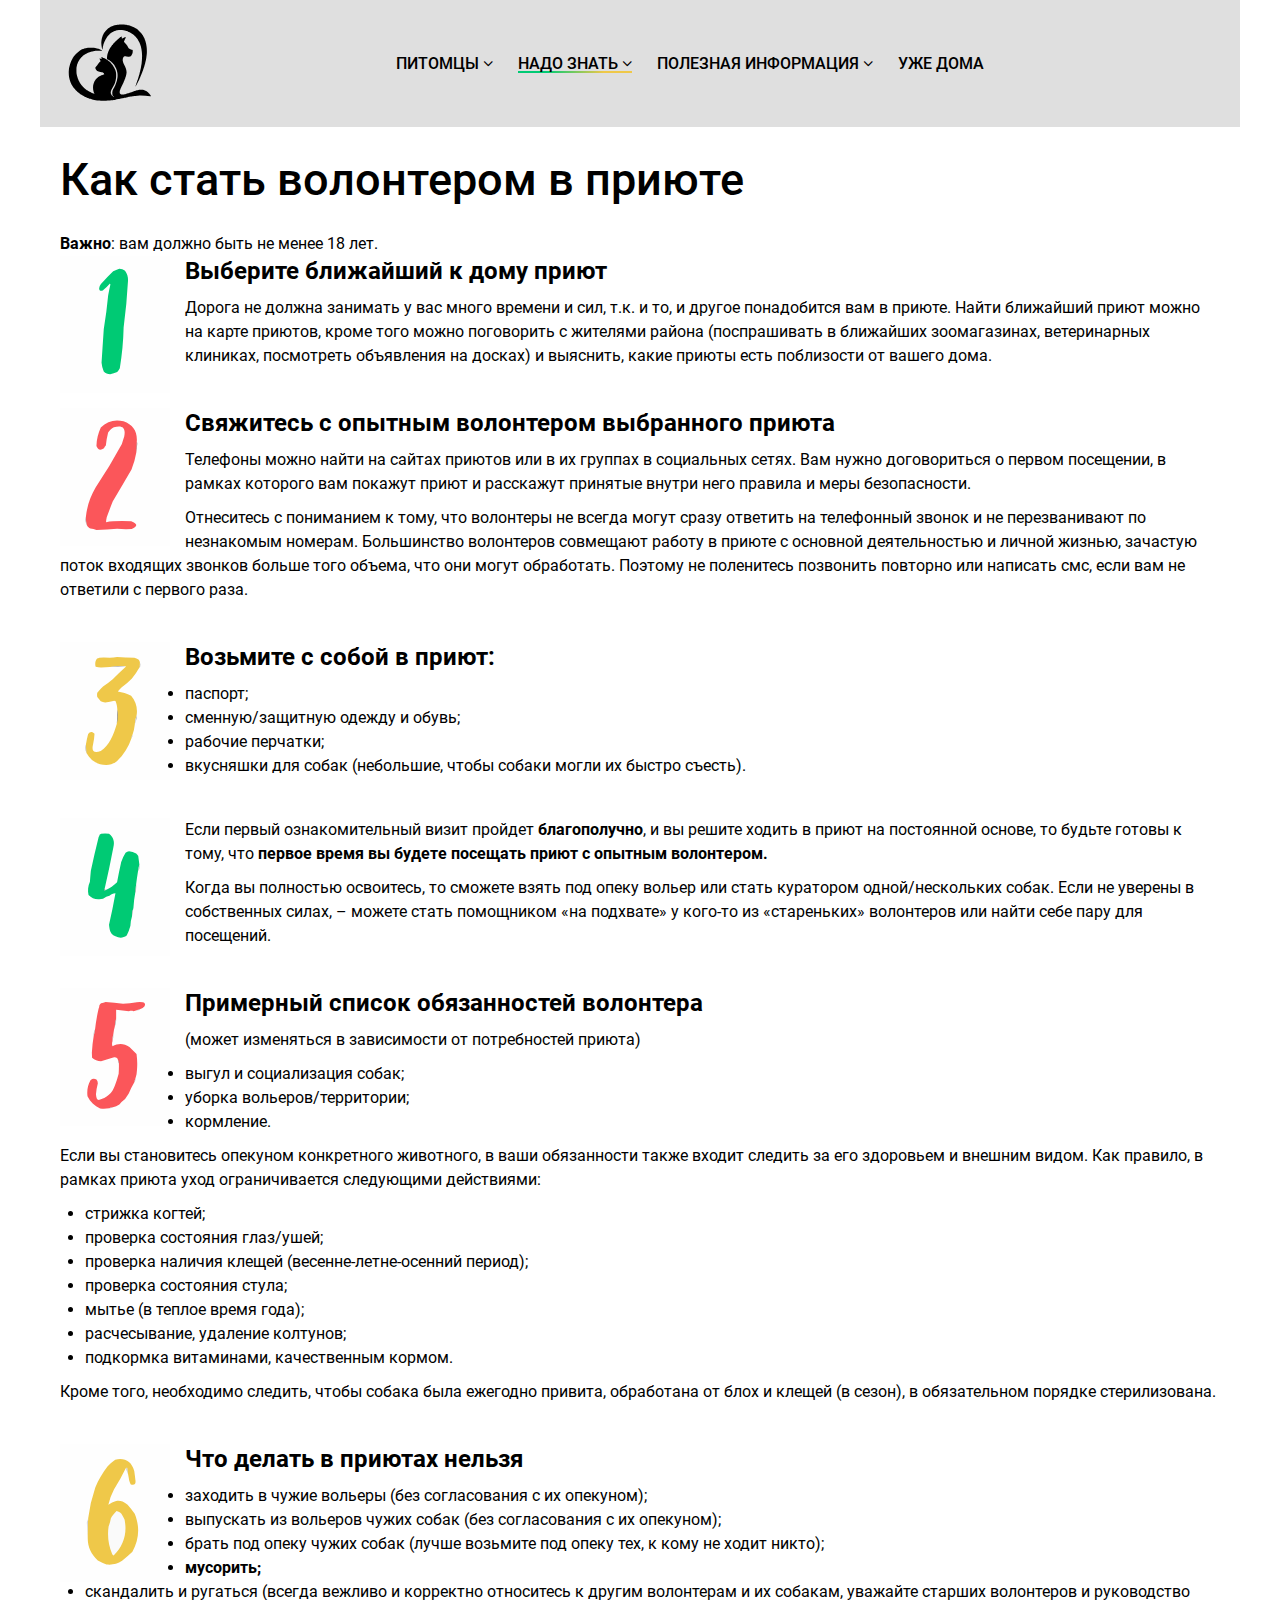
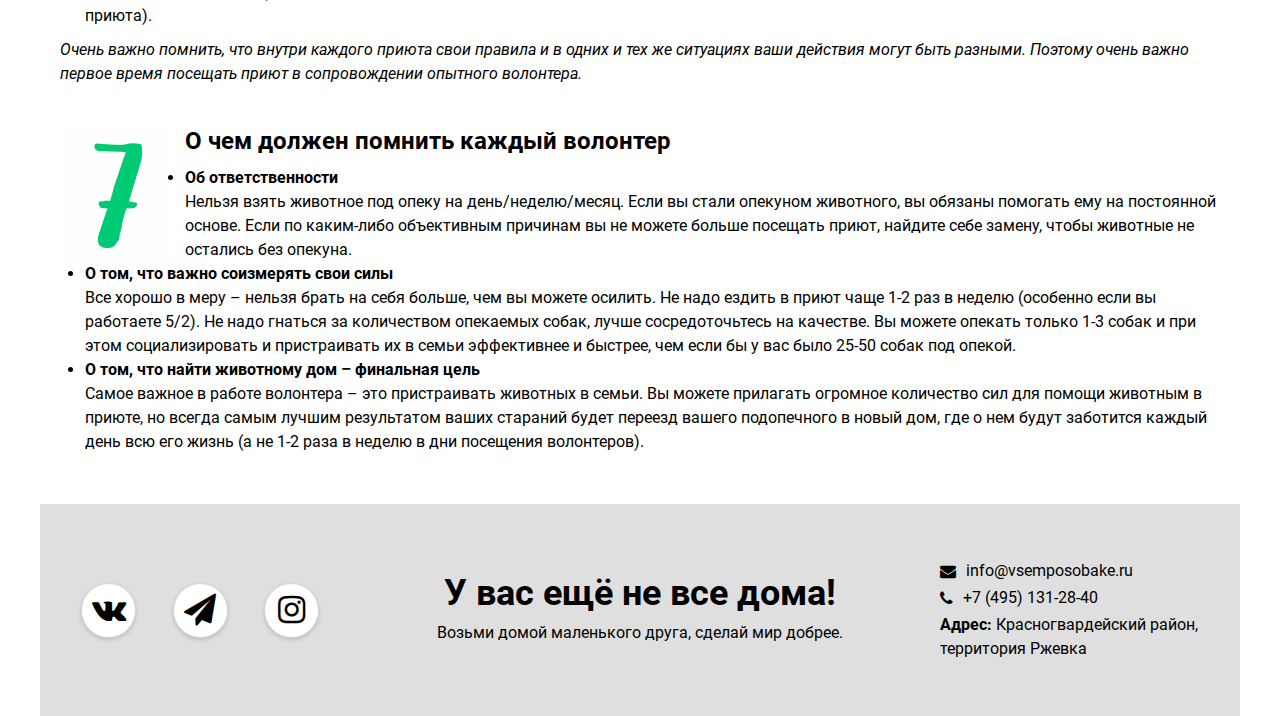
<file: to-become-volunteer.html>
<!DOCTYPE html>
<html class="page" lang="ru">

<head>
  <meta charset="utf-8">
  <title>Подарок судьбы</title>
  <meta name="viewport" content="width=device-width, initial-scale=1">
  <link href="https://fonts.googleapis.com/css2?family=Roboto:wght@400;500;700&display=swap" rel="stylesheet">
  <link href="css/normalize.css" rel="stylesheet">
  <link href="css/style.css" rel="stylesheet">
  <link rel="icon" href="favicon.ico">
  <link rel="icon" href="img/favicons/icon.svg" type="image/svg+xml">
  <link rel="apple-touch-icon" href="img/favicons/180.png">
  <link rel="manifest" href="manifest.webmanifest">
  <link rel="stylesheet" href="https://maxcdn.bootstrapcdn.com/font-awesome/4.7.0/css/font-awesome.min.css">
</head>

<body class="page-body">
  <div class="container">
    <header class="main-header">
      <nav class="main-navigation">
        <div class="main-navigation-wrapper">
          <a href="index.html" class="main-header-logo">
            <img src="img/favicons/icon.svg" width="100" height="100" alt="Логотип">
          </a>
          <div class="menu-burger">
            <h3>Меню</h3>
            <i class="fa fa-paw fa-2x"></i>
          </div>
          <ul class="site-navigation clear-list">
            <li><a href="#">Питомцы <i class="fa fa-angle-down"></i></a>
              <ul class="submenu clear-list">
                <li><a href="dog-gallery.html">Собаки</a></li>
                <li><a href="cat-gallery.html">Кошки</a></li>
                <li><a href="memory-gallery.html">Мемориал</a></li>
              </ul>
            </li>
            <li><a href="#" class="active">Надо знать <i class="fa fa-angle-down"></i></a>
              <ul class="submenu clear-list">
                <li><a href="if-you-find.html">Если вы нашли собаку/кошку</a></li>
                <li><a href="how-to-find.html">Как найти семью бездомному животному</a></li>
                <li><a href="how-to-take.html">Как взять собаку или кошку из приюта</a></li>
                <li><a href="to-become-volunteer.html" class="active">Как стать волонтером в приюте</a></li>
              </ul>
            </li>
            </li>
            <li><a href="#">Полезная информация <i class="fa fa-angle-down"></i></a>
              <ul class="submenu clear-list">
                <li><a target="_blank" href="docs/Pamyatka_sobaki.pdf">Памятка владельцу собаки из приюта</a>
                </li>
                <li><a target="_blank" href="docs/Pamyatka_koshki.pdf">Памятка владельцу кошки из приюта</a>
                </li>
              </ul>
            </li>
            <li><a target="_blank" href="https://vk.com/album-33080010_148656665?rev=1">Уже дома</a></li>
          </ul>
        </div>
      </nav>
    </header>

    <main>
      <h1 class="to-become-volunteer">Как стать волонтером в приюте</h1>
      <p><b>Важно</b>: вам должно быть не менее 18 лет.</p>
      <div class="number-block">
        <div class="number-image">
          <img decoding="async" src="img/numbers/1.svg" alt="Номер один">
        </div>
        <h3>Выберите ближайший к дому приют</h3>
        <p>Дорога не должна занимать у вас много времени и сил, т.к. и то, и другое понадобится вам в приюте. Найти
          ближайший приют можно на карте приютов, кроме того можно поговорить с жителями района (поспрашивать в
          ближайших зоомагазинах, ветеринарных клиниках, посмотреть объявления на досках) и выяснить, какие приюты есть
          поблизости от вашего дома. </p>
      </div>
      <div class="number-block">
        <div class="number-image">
          <img decoding="async" src="img/numbers/2.svg" alt="Номер два">
        </div>
        <h3>Свяжитесь с опытным волонтером выбранного приюта</h3>
        <p>Телефоны можно найти на сайтах приютов или в их группах в социальных сетях. Вам нужно договориться о первом
          посещении, в рамках которого вам покажут приют и расскажут принятые внутри него правила и меры безопасности.
        </p>
        <p>Отнеситесь с пониманием к тому, что волонтеры не всегда могут сразу ответить на телефонный звонок и не
          перезванивают по незнакомым номерам. Большинство волонтеров совмещают работу в приюте с основной деятельностью
          и личной жизнью, зачастую поток входящих звонков больше того объема, что они могут обработать. Поэтому не
          поленитесь позвонить повторно или написать смс, если вам не ответили с первого раза.</p>
      </div>
      <div class="number-block">
        <div class="number-image">
          <img decoding="async" src="img/numbers/3.svg" alt="Номер три">
        </div>
        <h3>Возьмите с собой в приют:</h3>
        <ul>
          <li>паспорт;</li>
          <li>сменную/защитную одежду и обувь;</li>
          <li>рабочие перчатки;</li>
          <li>вкусняшки для собак (небольшие, чтобы собаки могли их быстро съесть).</li>
        </ul>
      </div>
      <div class="number-block">
        <div class="number-image">
          <img decoding="async" src="img/numbers/4.svg" alt="Номер четыре">
        </div>
        <p>Если первый ознакомительный визит пройдет <b>благополучно</b>, и вы решите ходить в приют на постоянной
          основе, то будьте готовы к тому, что <b>первое время вы будете посещать приют с опытным волонтером.</b></p>
        <p>Когда вы полностью освоитесь, то сможете взять под опеку вольер или стать куратором одной/нескольких собак.
          Если не уверены в собственных силах, – можете стать помощником «на подхвате» у кого-то из «стареньких»
          волонтеров или найти себе пару для посещений.</p>
      </div>
      <div class="number-block">
        <div class="number-image">
          <img decoding="async" src="img/numbers/5.svg" alt="Номер пять">
        </div>
        <h3>Примерный список обязанностей волонтера</h3>
        <p>(может изменяться в зависимости от потребностей приюта)</p>
        <ul>
          <li>выгул и социализация собак;</li>
          <li>уборка вольеров/территории;</li>
          <li>кормление.</li>
        </ul>
        <p>Если вы становитесь опекуном конкретного животного, в ваши обязанности также входит следить за его здоровьем
          и внешним видом. Как правило, в рамках приюта уход ограничивается следующими действиями:</p>
        <ul>
          <li>стрижка когтей;</li>
          <li>проверка состояния глаз/ушей;</li>
          <li>проверка наличия клещей (весенне-летне-осенний период);</li>
          <li>проверка состояния стула;</li>
          <li>мытье (в теплое время года);</li>
          <li>расчесывание, удаление колтунов;</li>
          <li>подкормка витаминами, качественным кормом.</li>
        </ul>
        <p>Кроме того, необходимо следить, чтобы собака была ежегодно привита, обработана от блох и клещей (в сезон), в
          обязательном порядке стерилизована.</p>
      </div>
      <div class="number-block">
        <div class="number-image">
          <img decoding="async" src="img/numbers/6.svg" alt="Номер шесть">
        </div>
        <h3>Что делать в приютах нельзя</h3>
        <ul>
          <li>заходить в чужие вольеры (без согласования с их опекуном);</li>
          <li>выпускать из вольеров чужих собак (без согласования с их опекуном);</li>
          <li>брать под опеку чужих собак (лучше возьмите под опеку тех, к кому не ходит никто);</li>
          <li><b>мусорить;</b></li>
          <li>скандалить и ругаться (всегда вежливо и корректно относитесь к другим волонтерам и их собакам, уважайте
            старших волонтеров и руководство приюта).</li>
        </ul>
        <p><i>Очень важно помнить, что внутри каждого приюта свои правила и в одних и тех же ситуациях ваши действия
            могут быть разными. Поэтому очень важно первое время посещать приют в сопровождении опытного волонтера.</i>
        </p>
      </div>
      <div class="number-block">
        <div class="number-image">
          <img decoding="async" src="img/numbers/7.svg" alt="Номер семь">
        </div>
        <h3>О чем должен помнить каждый волонтер</h3>
        <ul>
          <li><b>Об ответственности</b>
            <p>Нельзя взять животное под опеку на день/неделю/месяц. Если вы стали опекуном животного, вы обязаны
              помогать ему на постоянной основе. Если по каким-либо объективным причинам вы не можете больше посещать
              приют, найдите себе замену, чтобы животные не остались без опекуна.</p>
          </li>
          <li><b>О том, что важно соизмерять свои силы</b>
            <p>Все хорошо в меру – нельзя брать на себя больше, чем вы можете осилить. Не надо ездить в приют чаще 1-2
              раз в неделю (особенно если вы работаете 5/2). Не надо гнаться за количеством опекаемых собак, лучше
              сосредоточьтесь на качестве. Вы можете опекать только 1-3 собак и при этом социализировать и пристраивать
              их в семьи эффективнее и быстрее, чем если бы у вас было 25-50 собак под опекой.</p>
          </li>
          <li><b>О том, что найти животному дом – финальная цель</b>
            <p>Самое важное в работе волонтера – это пристраивать животных в семьи. Вы можете прилагать огромное
              количество сил для помощи животным в приюте, но всегда самым лучшим результатом ваших стараний будет
              переезд вашего подопечного в новый дом, где о нем будут заботится каждый день всю его жизнь (а не 1-2 раза
              в неделю в дни посещения волонтеров).</p>
          </li>
        </ul>
      </div>
    </main>

    <footer class="main-footer">
      <div class=" footer-columns">
        <section class="footer-socials">
          <h2>Соц сети</h2>
          <ul class="social-list clear-list">
            <li>
              <div class="social vk">
                <a href="https://vk.com/vsemposobake" target="_blank"><i class="fa fa-vk fa-2x"></i></a>
              </div>
            </li>
            <li>
              <div class="social telegram">
                <a href="https://t.me/vsemposobake" target="_blank"><i class="fa fa-paper-plane fa-2x"></i></a>
              </div>
            </li>
            <li>
              <div class="social instagram">
                <a href="http://instagram.com/vsemposobake" target="_blank"><i class="fa fa-instagram fa-2x"></i></a>
              </div>
            </li>
          </ul>
        </section>
        <section class="slogan">
          <p class="social-slogan">У вас ещё не все дома!</p>
          <p>Возьми домой маленького друга, сделай мир добрее.</p>
        </section>
        <section class="contacts">
          <h2>Контакты</h2>
          <div class="contacts-list">
            <div class="contacts-text-row">
              <i class="fa fa-envelope contacts-icon"></i>
              <a class="contacts-link" href="mailto:info@vsemposobake.ru">info@vsemposobake.ru</a>
            </div>
            <div class="contacts-text-row">
              <i class="fa fa-phone contacts-icon"></i>
              <a class="contacts-link" href="tel:+74951312840">+7 (495) 131-28-40</a>
            </div>
            <p><b>Адрес:</b> Красногвардейский район, территория Ржевка</p>
          </div>
        </section>
      </div>
    </footer>
  </div>
  <script src="main.js"></script>
</body>

</html>
</file>
<file: css/style.css>
@font-face {
  font-family: "Roboto";
  src: url("../fonts/roboto.woff2") format("woff2"), url("../fonts/roboto.woff") format("woff");
  font-weight: 400;
  font-style: normal;
}

@font-face {
  font-family: "Roboto";
  src: url("../fonts/robotomedium.woff2") format("woff2"), url("../fonts/robotomedium.woff") format("woff");
  font-weight: 500;
  font-style: normal;
}

@font-face {
  font-family: "Roboto";
  src: url("../fonts/robotobold.woff2") format("woff2"), url("../fonts/robotobold.woff") format("woff");
  font-weight: 700;
  font-style: normal;
}

/* Variables */
:root {
  --basic-black: #000000;
  --basic-white: #ffffff;
  --basic-red: #FB565A;
  --basic-red-hover: #E74246;
  --basic-red-active: #D7373B;
  --basic-green: #00CA74;
  --basic-green-hover: #00BC6C;
  --basic-green-active: #00AA62;
  --basic-yellow: #EFC849;
  --basic-yellow-hover: #EAB534;
  --basic-yellow-active: #E5A722;
  --basic-grey-100: #eeeeee;
  --basic-grey-150: #DFDFDF;
  --basic-grey-200: #D5D5D5;
  --basic-grey-300: #666666;
  --grey-pagination-border: #DBDBDB;
  --opacity-grey-100: rgba(255, 255, 255, 0.3);
  --opacity-grey-200: rgba(0, 0, 0, 0.3);
  --opacity-grey-250: rgba(0, 1, 1, 0.1);
  --animal-card-filter: #527c82;
}

/* Global */
* {
  margin: 0;
  padding: 0;
  box-sizing: border-box;
}

.page-body {
  font-family: "Roboto", "Arial", sans-serif;
  font-weight: 400;
  font-size: 16px;
  line-height: 24px;
  color: var(--basic-black);
  min-height: 100%;
}

.container {
  max-width: 1200px;
  margin: 0 auto;
}

a {
  text-decoration: none;
}

.clear-list {
  list-style: none;
  margin: 0;
  padding: 0;
}

main {
  padding: 0 20px;
}

.menu-burger {
  display: none;
  text-align: center;
}

/*MAIN*/
/* Main navigation */
.main-header {
  background-color: var(--basic-grey-150);
  padding: 10px 20px;
  margin-bottom: 15px;
}

.main-header-logo:hover {
  opacity: 0.7;
}

.main-header-logo:active {
  opacity: 0.3;
}

.site-navigation {
  position: relative;
  display: flex;
  justify-content: space-around;
  flex-wrap: wrap;
  gap: 25px;
  padding: 0 20px;
  margin: 0 auto;
}

.site-navigation li {
  position: relative;
}

.main-navigation a {
  font-weight: 500;
  text-transform: uppercase;
}

.site-navigation a {
  color: var(--basic-black);
}

.site-navigation a:hover {
  color: var(--basic-red);
}

.site-navigation a:active {
  color: var(--basic-black);
  opacity: 0.3;
}

.main-navigation-wrapper {
  display: flex;
  align-items: center;
}

.submenu {
  position: absolute;
  z-index: 10;
  display: none;
  background-color: var(--basic-grey-200);
  padding: 10px;
}

.submenu li {
  font-size: 0.9em;
  line-height: 1.2em;
}

.submenu li:not(:last-child) {
  margin-bottom: 8px;
}

.site-navigation li:hover .submenu {
  display: block;
}

.menu-active {
  display: block !important;
}

.active {
  background: linear-gradient(to right, var(--basic-green) 25%, var(--basic-yellow)75%);
  background-position: 0 100%;
  background-size: 100% 2px;
  background-repeat: repeat-x;
}

/*Slider*/
.slider {
  max-width: 100%;
  margin: 0 auto;
  position: relative;
  overflow: hidden;
  background-color: var(--basic-grey-100);
  margin-bottom: 80px;
}

.slides {
  width: 400%;
  display: flex;
}

.slider-navigation {
  position: absolute;
  height: min-content;
  align-items: center;
  display: flex;
  display: flex;
  top: 97%;
  left: 50%;
  transform: translate(-50%, -50%);
}

.slider-navigation label:hover,
#r1:checked~.slider-navigation label:nth-of-type(1),
#r2:checked~.slider-navigation label:nth-of-type(2),
#r3:checked~.slider-navigation label:nth-of-type(3),
#r4:checked~.slider-navigation label:nth-of-type(4)
{
background-color: var(--basic-red);
}

.bar {
  height: 6px;
  width: 30px;
  margin: 6px;
  cursor: pointer;
  opacity: .6;
  background-color: var(--basic-grey-300);
  border-radius: 10px;
  transition: all .4s ease;
}

.bar:hover {
  opacity: 1;
  transform: scale(1.1);
}

input[name="r"] {
  position: absolute;
  visibility: hidden;
}

.slide {
  width: 25%;
  position: relative;
  transition: all .6s ease;
  padding: 20px;
  display: flex;
  align-items: center;
  justify-content: space-between;
  flex-shrink: 0;
}

.slider-text-block {
  margin-bottom: 10px;
}

.slider img {
  width: 60%;
  height: auto;
  margin: 15px 0;
}

#r1:checked~.s1 {
  margin-left: 0;
}

#r2:checked~.s1 {
  margin-left: -25%;
}

#r3:checked~.s1 {
  margin-left: -50%;
}

#r4:checked~.s1 {
  margin-left: -75%;
}

.slide p {
  margin-bottom: 25px;
}

.slide p:first-child {
  font-weight: 500;
  font-size: 55px;
  line-height: 55px;
}

.slide p:nth-child(2) {
  margin-bottom: 38px;
}


/* Buttons */
.button {
  display: inline-block;
  border-radius: 3px;
  text-transform: uppercase;
  padding: 16px 54px;
  color: var(--basic-white);
  background-color: var(--basic-red);
  font-weight: 500;
  font-size: 16px;
  line-height: 18px;
}

.button:hover {
  background-color: var(--basic-red-hover);
}

.button:active {
  background-color: var(--basic-red-active);
  color: var(--opacity-grey-100);
  box-shadow: inset 0px 3px 0px var(--opacity-grey-250);
}

.slider-button {
  display: inline-block;
}

.pets-list .pets-button {
  padding-left: 40px;
  padding-right: 40px;
}

.pets-list .pets-button-infond {
  background-color: var(--basic-green);
}

.pets-list .pets-button-infond:hover {
  background-color: var(--basic-green-hover);
}

.pets-list .pets-button-infond:active {
  background-color: var(--basic-green-active);
}

.pets-list .pets-button-memor {
  background-color: var(--basic-yellow);
}

.pets-list .pets-button-memor:hover {
  background-color: var(--basic-yellow-hover);
}

.pets-list .pets-button-memor:active {
  background-color: var(--basic-yellow-active);
}

.info-pets .button {
  text-transform: uppercase;
}

/* Info-pets */
.info-pets {
  margin-bottom: 80px;
}

.info-pets h2 {
  display: none;
}

.pets-list {
  display: flex;
  justify-content: space-around;
  flex-wrap: wrap;
  gap: 50px 25px;
}

.pets-item h3 {
  font-weight: 700;
  font-size: 24px;
  line-height: 30px;
  text-transform: uppercase;
  margin-bottom: 15px;
}

.pets-item {
  display: flex;
  flex-direction: column;
  align-items: flex-start;
  width: min-content;
}

.pets-item p {
  margin-bottom: 30px;
}

.pets-item img {
  margin-bottom: 25px;
  order: -1;
}

.pets-item:first-child img {
  border: 4px solid var(--basic-green);
  margin-bottom: 25px;
  order: -1;
}

.pets-item:nth-child(2) img {
  border: 4px solid var(--basic-red);
}

.pets-item:last-child img {
  border: 4px solid var(--basic-yellow);
}

/*About Fond and statistics*/
.part-about {
  display: flex;
  flex-wrap: wrap;
  justify-content: space-between;
  gap: 25px;
  margin-bottom: 70px;
  border-top: 2px solid var(--basic-grey-100);
  padding-top: 30px;
}

.about-fond {
  flex: 2;
}

.about-fond h2 {
  display: none;
}

.about-fond .fond-slogan {
  font-weight: 500;
  font-size: 45px;
  line-height: 45px;
  margin-bottom: 30px;
  min-width: 520px;
}

.fond-description {
  margin-bottom: 40px;
}

.about-fond .plan-header {
  font-weight: 700;
  text-transform: uppercase;
  margin-bottom: 25px;
}

.plan-list {
  padding-left: 25px;
}

.plan-list li {
  position: relative;
}

.plan-list li:nth-child(1n):before {
  content: "";
  width: 20px;
  height: 3px;
  background-color: var(--basic-red);
  position: absolute;
  left: -25px;
  top: 10px;
}

.plan-list li:nth-child(2n):before {
  background-color: var(--basic-green);
}

.plan-item:not(:last-child) {
  margin-bottom: 20px;
}

.statistics {
  flex: 1;
  display: flex;
  flex-direction: column;
  justify-content: space-between;
}

.statistics h2 {
  display: none;
}

.statistics img {
  width: 360px;
  margin: 0 auto;
}

.statistics caption {
  font-weight: 700;
  text-transform: uppercase;
  margin-bottom: 30px;
}

.statistics-content th {
  font-weight: 700;
  font-size: 45px;
  line-height: 64px;
  text-align: center;
}

.statistics td {
  text-align: center;
}

.statistics-content th:not(:last-child),
.statistics-content td:not(:last-child) {
  padding-right: 20px;
}


/*Partners*/
.partners h2 {
  display: none;
}

.partner-list {
  display: flex;
  justify-content: space-around;
  flex-wrap: wrap;
  align-items: center;
  gap: 15px;
  border-top: 2px solid var(--basic-grey-100);
  border-bottom: 2px solid var(--basic-grey-100);
  padding: 45px 0;
}

.partner-list li {
  margin: 0 auto;
}

.partner-list a {
  opacity: 0.5;
}

.partner-list a:hover {
  opacity: 1;
}

.partner-list a:active {
  opacity: 0.1;
}

.partners {
  margin-bottom: 40px;
}

/* Map */
.map h2 {
  display: none;
}

.map {
  margin-bottom: 60px;
}

.map-little,
.map-middle {
  display: none;
}


/* Main footer */
.main-footer {
  background-color: var(--basic-grey-150);
  padding: 55px 0;
}

.footer-columns {
  display: flex;
  flex-wrap: wrap;
  justify-content: space-between;
  align-items: center;
  gap: 10px 20px;
  margin: 0 20px;
}

.main-footer h2 {
  display: none;
}

.footer-socials {
  flex: 1;
}

.social-list {
  display: flex;
  justify-content: space-evenly;
  align-items: center;
  gap: 15px
}

.social a {
  text-align: center;
  width: 55px;
  height: 55px;
  display: flex;
  justify-content: center;
  align-items: center;
  background: var(--basic-white);
  border: 1px solid var(--basic-grey-200);
  box-shadow: 0 2px 4px rgba(0, 0, 0, 0.15);
  border-radius: 50%;
  color: var(--basic-black);
}

.social.vk a:hover {
  background-color: var(--basic-yellow);
  color: var(--basic-white);
}

.social.vk a:active {
  background-color: var(--basic-yellow-active);
  color: var(--basic-white);
}

.social.telegram a:hover {
  background-color: var(--basic-green);
  color: var(--basic-white);
}

.social.telegram a:active {
  background-color: var(--basic-green-active);
  color: var(--basic-white);
}

.social.instagram a:hover {
  background-color: var(--basic-red);
  color: var(--basic-white);
}

.social.instagram a:active {
  background-color: var(--basic-red-active);
  color: var(--basic-white);
}

.slogan {
  flex: 2;
  margin: 0 auto;
  text-align: center;
}

.social-slogan {
  font-weight: 700;
  font-size: 36px;
  line-height: 36px;
}

.slogan p:first-child {
  margin-bottom: 10px;
}

.contacts {
  flex: 1;
}

.contacts-list {
  display: flex;
  flex-direction: column;
}

.contacts-text-row {
  margin-bottom: 3px;
  display: flex;
  align-items: center;
  justify-content: inherit;
}

.contacts-icon {
  margin-right: 10px;
}

.contacts-link {
  color: var(--basic-black);
}

.contacts-link:hover {
  color: var(--basic-red);
}

.contacts-link:active {
  color: var(--basic-red-active);
}



/*ANIMAL GALLERY*/
.gallery>h3 {
  text-align: center;
  text-transform: uppercase;
  margin: 30px 0;
}

.gallery>p {
  margin: 30px;
}

.animal-gallery {
  display: flex;
  justify-content: center;
  flex-wrap: wrap;
  margin-bottom: 30px;
}

/*Animal card*/
.animal-card {
  width: calc(100%/4);
}

.animal-card figure {
  position: relative;
  z-index: 1;
  overflow: hidden;
  background-color: var(--animal-card-filter);
  text-align: center;
  cursor: pointer;
}

.animal-card img {
  position: relative;
  display: block;
  min-height: 100%;
  opacity: 0.8;
  width: calc(100% + 20px);
  transition: opacity 0.35s, transform 0.35s;
  transform: scale(1.1);
}

.animal-card figcaption {
  padding: 2em;
  color: var(--basic-white);
  text-transform: uppercase;
  font-size: 1.25em;
  position: absolute;
  top: 0;
  left: 0;
  height: 100%;
  text-align: left;
}

.animal-card h3 {
  font-weight: 300;
  position: relative;
  overflow: hidden;
  padding: 0.5em 0;
}

.animal-card p {
  font-size: 70%;
  text-transform: none;
  opacity: 0;
  transition: opacity 0.35s, transform 0.35s;
  transform: translate3d(100%, 0, 0);
}

.animal-card p:first-of-type {
  margin-top: 0.5em;
}

.animal-card:hover img {
  opacity: 0.4;
  transform: translate3d(0, 0, 0);
}

.animal-card h3::after {
  position: absolute;
  bottom: 0;
  left: 0;
  width: 100%;
  height: 3px;
  background: var(--basic-white);
  content: '';
  transition: transform 0.35s;
  transform: translate3d(-100%, 0, 0);
}

.animal-card:hover h3::after {
  transform: translate3d(0, 0, 0);
}

.animal-card:hover p {
  opacity: 1;
  transform: translate3d(0, 0, 0);
}


/*Text pages*/
h1.how-to-take,
h1.how-to-find,
h1.if-you-find,
h1.to-become-volunteer {
  font-weight: 500;
  font-size: 45px;
  line-height: 45px;
}

.number-block {
  margin-bottom: 40px;
}

.number-block:last-child {
  margin-bottom: 50px;
}

.number-block h3 {
  font-weight: 700;
  font-size: 24px;
  line-height: 30px;
  margin-bottom: 10px;
}

.number-image {
  float: left;
  margin-right: 15px;
  margin-bottom: -15px;
}

.number-image img {
  width: 110px;
  height: auto;
}

.number-block p:not(:last-of-type),
.number-block ul {
  margin-bottom: 10px;
}

.number-block li {
  margin-left: 25px;
}

.number-block a,
a.find {
  color: var(--basic-red);
}




/*/МЕДИАЗАПРОСЫ/*/
@media (max-width:930px) {
  .animal-card {
    width: calc(100%/3);
  }
}

@media (max-width: 767px) {
  .button {
    font-size: 15px;
    line-height: 16px;
  }

  .site-navigation {
    gap: 20px;
  }

  .submenu {
    width: fit-content;
  }

  /*/Главная/*/
  .slide p:first-child {
    font-size: 50px;
    line-height: 50px;
  }

  .slider {
    margin-bottom: 60px;
  }

  .slide {
    flex-direction: column;
  }

  .slider img {
    margin-top: 0;
  }

  .info-pets {
    margin-bottom: 55px;
  }

  .pets-list {
    gap: 40px 20px;
  }

  .pets-item h3 {
    font-size: 20px;
    line-height: 18px;
  }

  .pets-item p {
    margin-bottom: 20px;
  }

  .part-about {
    margin-bottom: 50px;
  }

  .about-fond .fond-slogan {
    font-size: 35px;
    line-height: 40px;
    min-width: 350px;
    margin-bottom: 25px;
  }

  .fond-description {
    margin-bottom: 30px;
  }

  .about-fond .plan-header {
    margin-bottom: 15px;
  }

  .plan-item:not(:last-child) {
    margin-bottom: 10px;
  }

  .statistics-content th {
    font-size: 30px;
    line-height: 40px;
  }

  .partner-list {
    padding: 30px 0;
  }

  .map-big {
    display: none;
  }

  .map-middle {
    display: block;
  }

  .footer-socials {
    order: 1;
  }

  .slogan {
    min-width: max-content;
  }

  .sosial a {
    width: 40px;
    height: 40px;
  }

  .social-slogan {
    font-size: 32px;
    line-height: 32px;
  }

  /*/Страницы животных/*/
  .animal-card {
    width: calc(100%/3);
  }

  .gallery>p {
    margin: 20px 20px;
  }

  /*/Страницы с текстом/*/
  h1.how-to-take,
  h1.how-to-find,
  h1.if-you-find,
  h1.to-become-volunteer {
    font-size: 40px;
    line-height: 40px;
    margin: 20px 0;
  }

  .number-block {
    margin-bottom: 35px;
  }

  .number-block h3 {
    font-size: 20px;
    line-height: 18px;
  }

  .number-image {
    margin-bottom: -10px;
  }

  .number-image img {
    width: 90px;
    height: auto;
  }
}


@media (max-width: 700px) {
  .animal-card {
    width: calc(100%/2);
  }
}


@media (max-width: 575px) {
  .page-body {
    font-size: 15px;
    line-height: 25px;
  }

  .button {
    font-size: 14px;
    line-height: 15px;
  }

  .main-navigation-wrapper {
    justify-content: space-between;
  }

  .site-navigation {
    display: none;
    margin-left: -20px;
    background: var(--basic-grey-200);
    position: absolute;
    flex-direction: column;
    width: 80%;
    z-index: 5;
    top: 15%;
    height: 50vh;
    width: 100%;
    padding: 20px;
  }

  .site-navigation li:not(:last-child) {
    margin-bottom: 20px;
  }

  .submenu {
    position: relative;
    z-index: 0;
    padding-left: 15px;
  }

  .menu-burger {
    display: inline-block;
  }

  /*/Главная/*/
  .slide p:first-child {
    font-size: 30px;
    line-height: 35px;
    margin-bottom: 15px;
  }

  .slide p:nth-child(2) {
    margin-bottom: 20px;
  }

  .slider {
    margin-bottom: 40px;
  }

  .info-pets {
    margin-bottom: 40px;
  }

  .slider img {
    width: 100%;
  }


  .pets-item h3 {
    font-size: 16px;
    line-height: 15px;
  }

  .pets-item p {
    margin-bottom: 15px;
  }

  .part-about {
    margin-bottom: 35px;
  }

  .about-fond .fond-slogan {
    font-size: 24px;
    line-height: 28px;
    min-width: 280px;
    margin-bottom: 15px;
  }

  .fond-description {
    margin-bottom: 20px;
  }

  .about-fond .plan-header {
    margin-bottom: 5px;
  }

  .plan-item:not(:last-child) {
    margin-bottom: 5px;
  }

  .statistics img {
    width: 280px;
  }

  .statistics-content th {
    font-size: 20px;
    line-height: 20px;
  }

  .statistics-content th:not(:last-child),
  .statistics-content td:not(:last-child) {
    padding-right: 0;
  }

  .statistics-content td {
    font-size: 13px;
    line-height: 16px;
  }

  .partner-list {
    padding: 20px 0;
  }

  .map {
    margin-bottom: 35px;
  }

  .map-middle {
    display: none;
  }

  .map-little {
    display: block;
  }

  .main-footer {
    padding: 20px 0;
  }

  .footer-columns {
    flex-direction: column;
  }

  .slogan {
    order: -1;
    min-width: 260px;
  }

  .sosial a {
    width: 30px;
    height: 30px;
  }

  .social-slogan {
    font-size: 28px;
    line-height: 28px;
  }

  /*/Страницы животных/*/
  .animal-card {
    width: calc(100%/1);
  }

  .gallery>p {
    margin: 20px 10px;
  }

  /*/Страницы с текстом/*/
  h1.how-to-take,
  h1.how-to-find,
  h1.if-you-find,
  h1.to-become-volunteer {
    font-size: 30px;
    line-height: 35px;
  }

  .number-block {
    margin-bottom: 25px;
  }

  .number-block h3 {
    font-size: 16px;
    line-height: 15px;
  }

  .number-image {
    margin-bottom: -15px;
  }

  .number-image img {
    width: 65px;
    height: auto;
  }
}


@media (max-width: 370px) {
  .submenu {
    width: fit-content;
  }

  .pets-item img {
    max-width: 250px;
  }
}
</file>
